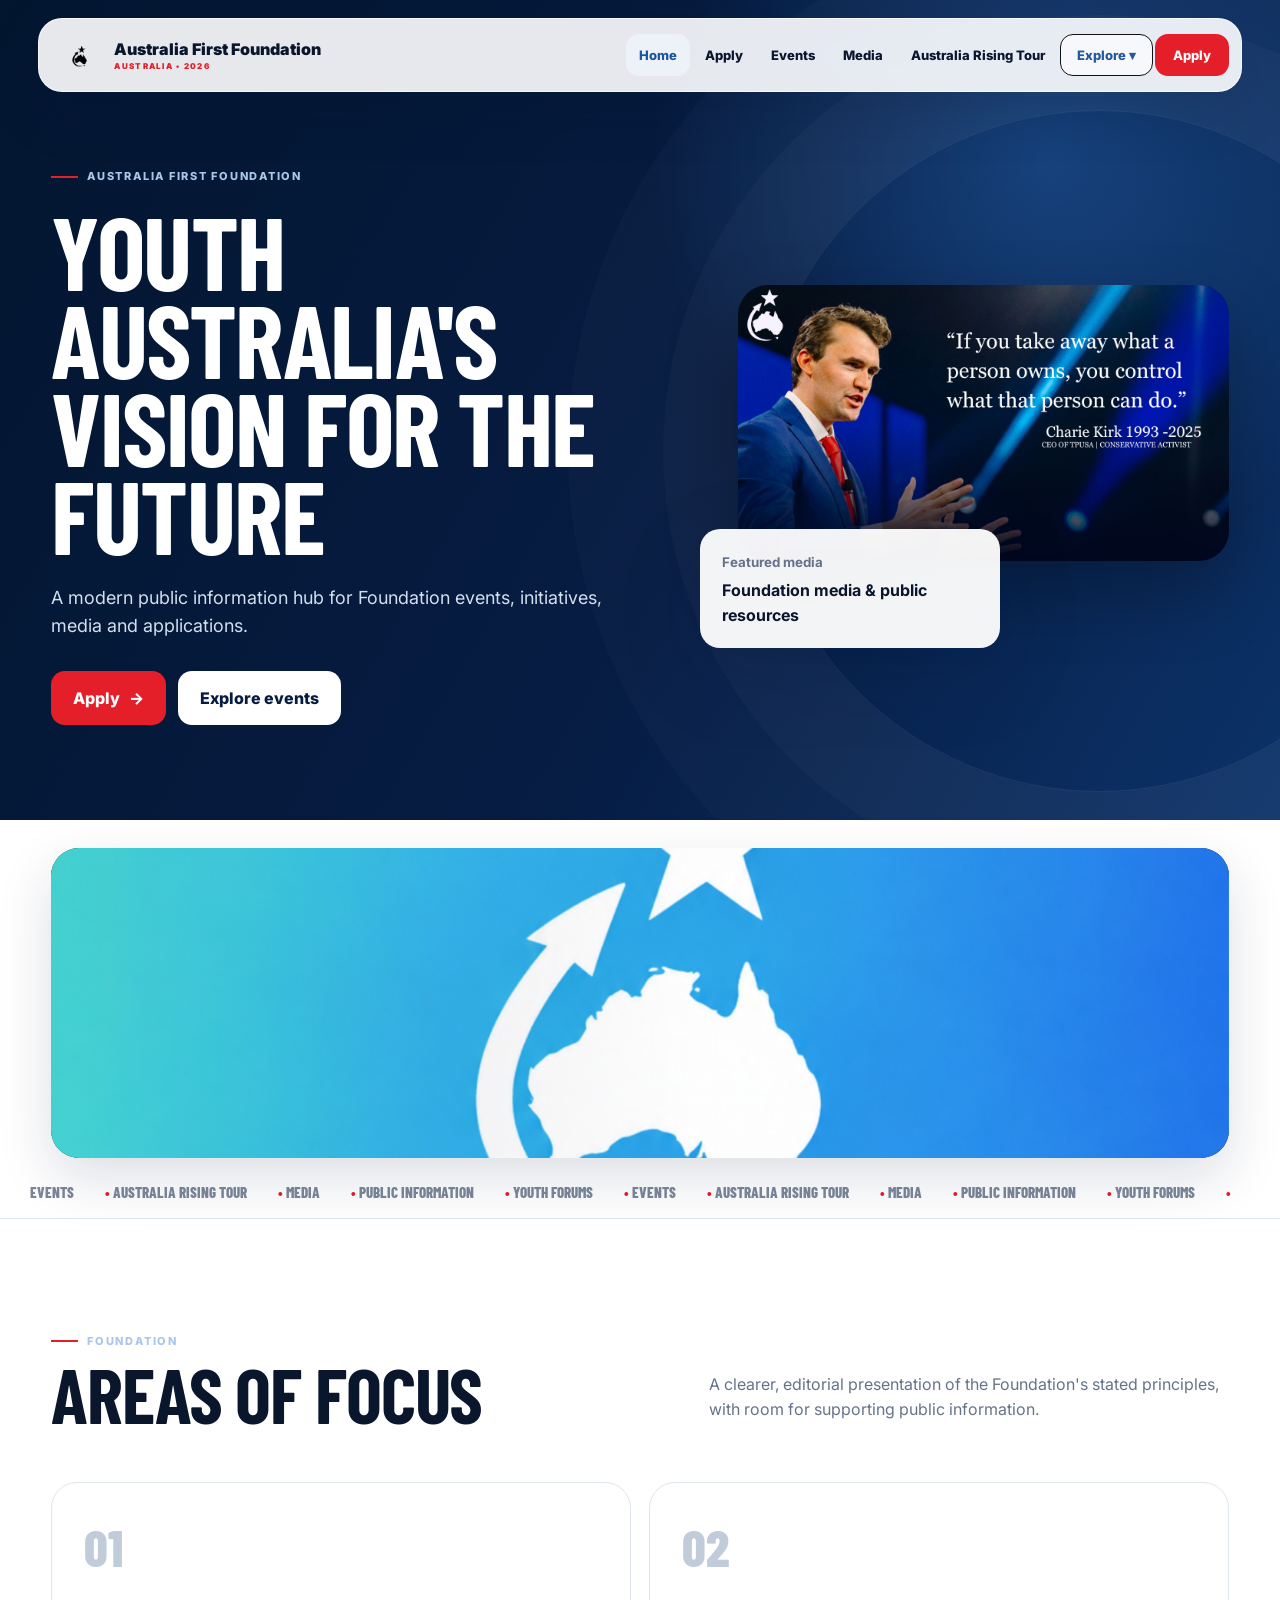
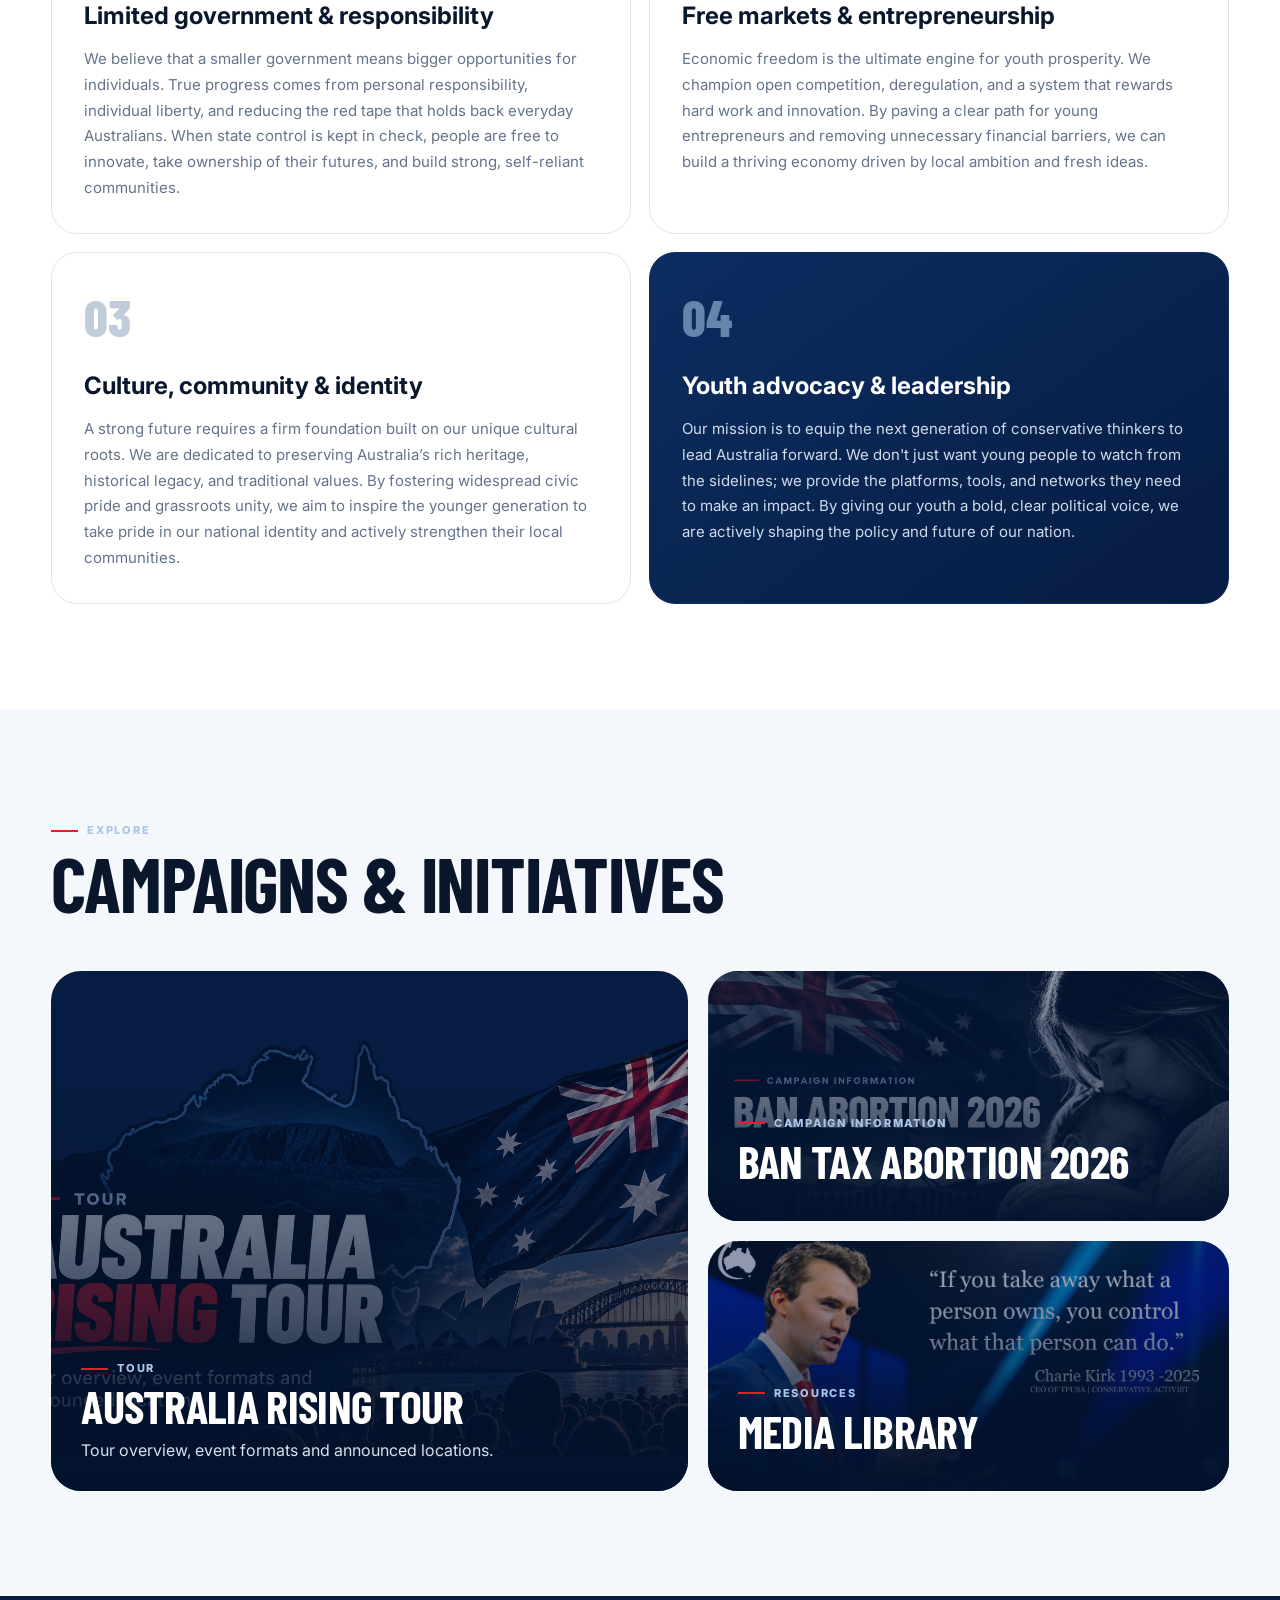
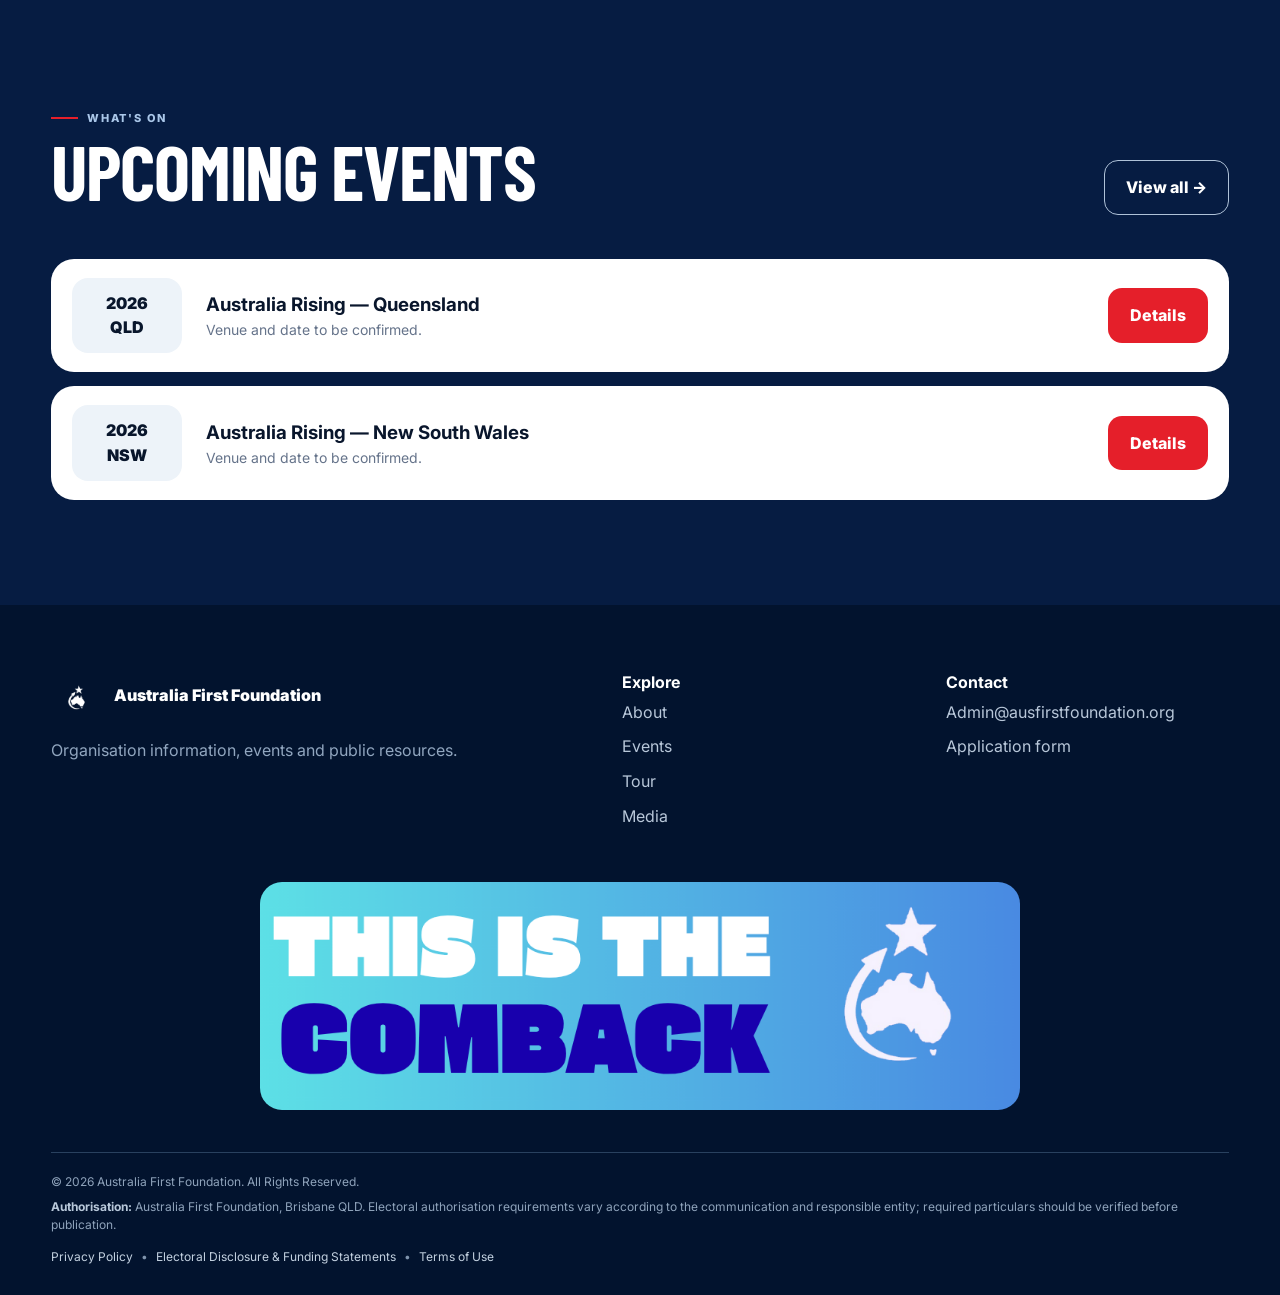
<file: index.html>
<!doctype html><html lang="en-AU"><head><meta charset="utf-8"><meta name="viewport" content="width=device-width,initial-scale=1"><meta name="theme-color" content="#061c42"><title>Home | Australia First Foundation</title><link rel="stylesheet" href="style.css"><link rel="icon" type="image/png" sizes="512x512" href="assets/favicon.png">
<link rel="shortcut icon" href="favicon.ico"></head><body><header class="site-header"><div class="nav-shell"><a class="brand" href="index.html"><img class="brand-image" src="assets/logo-black.png" alt="Australia First Foundation logo"><span class="brand-text">Australia First Foundation<small>AUSTRALIA • 2026</small></span></a><nav class="nav-links"><a class="active" href="index.html">Home</a><a class="" href="apply.html">Apply</a><a class="" href="events.html">Events</a><a class="" href="media.html">Media</a><a class="" href="tour.html">Australia Rising Tour</a><div class="mega-wrap"><button class="mega-btn">Explore ▾</button><div class="mega"><div><h4>Foundation</h4><a href="about.html">About the Foundation</a><a href="campaign.html">Campaign information</a><a href="apply.html">Applications</a></div><div><h4>What's on</h4><a href="events.html">Upcoming events</a><a href="tour.html">Australia Rising Tour</a><a href="media.html">Media & resources</a></div><a class="mega-feature" href="tour.html"><small>Featured</small><h3>Australia Rising Tour</h3><span>Tour information →</span></a></div></div><a class="primary" href="apply.html">Apply</a></nav><button class="mobile-btn" aria-label="Open menu">☰</button></div></header><main><section class="hero"><div class="wrap hero-grid"><div class="hero-copy"><span class="eyebrow">Australia First Foundation</span><h1 class="display">Youth Australia's vision for the future</h1><p>A modern public information hub for Foundation events, initiatives, media and applications.</p><div class="buttons"><a class="button red" href="apply.html">Apply <span>→</span></a><a class="button white" href="events.html">Explore events</a></div></div><div class="visual-stack"><div class="visual-main"><img src="assets/campaign-cover.png" alt="Campaign cover graphic"></div><div class="floating-note"><small>Featured media</small><strong>Foundation media & public resources</strong></div></div></div></section>
<section class="anniversary-banner"><div class="wrap"><a class="anniversary-banner-link" href="media.html" aria-label="One year of the Australia First Foundation"><img src="assets/one-year-anniversary.png" alt="One Year of the Australia First Foundation — Our People. Our Nation. Our Future."><span class="anniversary-banner-label"><small>Anniversary</small><strong>One Year of the Australia First Foundation</strong><em>View media →</em></span></a></div></section>
<div class="marquee"><div class="marquee-track"><span>Events <b>•</b> Australia Rising Tour <b>•</b> Media <b>•</b> Public information <b>•</b> Youth forums <b>•</b> Events <b>•</b> Australia Rising Tour <b>•</b> Media <b>•</b> Public information <b>•</b> Youth forums <b>•</b></span><span>Events <b>•</b> Australia Rising Tour <b>•</b> Media <b>•</b> Public information <b>•</b> Youth forums <b>•</b> Events <b>•</b> Australia Rising Tour <b>•</b> Media <b>•</b> Public information <b>•</b> Youth forums <b>•</b></span></div></div>
<section class="section"><div class="wrap reveal"><div class="section-head"><div><span class="eyebrow">Foundation</span><h2 class="display">Areas of focus</h2></div><p>A clearer, editorial presentation of the Foundation's stated principles, with room for supporting public information.</p></div><div class="cards principle-grid"><article class="card principle-card"><span class="card-num">01</span><h3>Limited government & responsibility</h3><p>We believe that a smaller government means bigger opportunities for individuals. True progress comes from personal responsibility, individual liberty, and reducing the red tape that holds back everyday Australians. When state control is kept in check, people are free to innovate, take ownership of their futures, and build strong, self-reliant communities.</p></article><article class="card principle-card"><span class="card-num">02</span><h3>Free markets & entrepreneurship</h3><p>Economic freedom is the ultimate engine for youth prosperity. We champion open competition, deregulation, and a system that rewards hard work and innovation. By paving a clear path for young entrepreneurs and removing unnecessary financial barriers, we can build a thriving economy driven by local ambition and fresh ideas.</p></article><article class="card principle-card"><span class="card-num">03</span><h3>Culture, community & identity</h3><p>A strong future requires a firm foundation built on our unique cultural roots. We are dedicated to preserving Australia’s rich heritage, historical legacy, and traditional values. By fostering widespread civic pride and grassroots unity, we aim to inspire the younger generation to take pride in our national identity and actively strengthen their local communities.</p></article><article class="card principle-card"><span class="card-num">04</span><h3>Youth advocacy & leadership</h3><p>Our mission is to equip the next generation of conservative thinkers to lead Australia forward. We don't just want young people to watch from the sidelines; we provide the platforms, tools, and networks they need to make an impact. By giving our youth a bold, clear political voice, we are actively shaping the policy and future of our nation.</p></article></div></div></section>
<section class="section soft"><div class="wrap reveal"><div class="section-head"><div><span class="eyebrow">Explore</span><h2 class="display">Campaigns & initiatives</h2></div></div><div class="editorial"><a class="story" href="tour.html"><img src="assets/australia-rising-tour.png" alt=""><div class="story-copy"><span class="eyebrow">Tour</span><h3 class="display">Australia Rising Tour</h3><p>Tour overview, event formats and announced locations.</p></div></a><div class="story-side"><a class="story small" href="campaign.html"><img src="assets/ban-abortion-2026.png" alt="BAN TAX ABORTION 2026 campaign artwork"><div class="story-copy"><span class="eyebrow">Campaign information</span><h3 class="display">BAN TAX ABORTION 2026</h3></div></a><a class="story small" href="media.html"><img src="assets/campaign-cover.png" alt=""><div class="story-copy"><span class="eyebrow">Resources</span><h3 class="display">Media library</h3></div></a></div></div></div></section>
<section class="section dark"><div class="wrap reveal"><div class="section-head"><div><span class="eyebrow">What's on</span><h2 class="display">Upcoming events</h2></div><a class="button ghost" href="events.html">View all →</a></div><div class="events"><div class="event"><div class="date">2026<br>QLD</div><div><h3>Australia Rising — Queensland</h3><p>Venue and date to be confirmed.</p></div><a class="button red" href="tour.html">Details</a></div><div class="event"><div class="date">2026<br>NSW</div><div><h3>Australia Rising — New South Wales</h3><p>Venue and date to be confirmed.</p></div><a class="button red" href="tour.html">Details</a></div></div></div></section></main><footer class="footer"><div class="wrap"><div class="footer-grid"><div><div class="brand"><img class="footer-brand-image" src="assets/logo-black.png" alt="Australia First Foundation logo"><span>Australia First Foundation</span></div><p>Organisation information, events and public resources.</p></div><div><b>Explore</b><a href="about.html">About</a><a href="events.html">Events</a><a href="tour.html">Tour</a><a href="media.html">Media</a></div><div><b>Contact</b><a href="mailto:Admin@ausfirstfoundation.org">Admin@ausfirstfoundation.org</a><a href="apply.html">Application form</a></div></div><img class="footer-comeback" src="assets/footer-comeback.png" alt="This is the comeback"><div class="legal legal-finished"><p>© 2026 Australia First Foundation. All Rights Reserved.</p><p><strong>Authorisation:</strong> Australia First Foundation, Brisbane QLD. Electoral authorisation requirements vary according to the communication and responsible entity; required particulars should be verified before publication.</p><div class="legal-links"><a href="about.html">Privacy Policy</a><span>•</span><a href="about.html">Electoral Disclosure &amp; Funding Statements</a><span>•</span><a href="about.html">Terms of Use</a></div></div></div></footer><script src="script.js"></script></body></html>
</file>
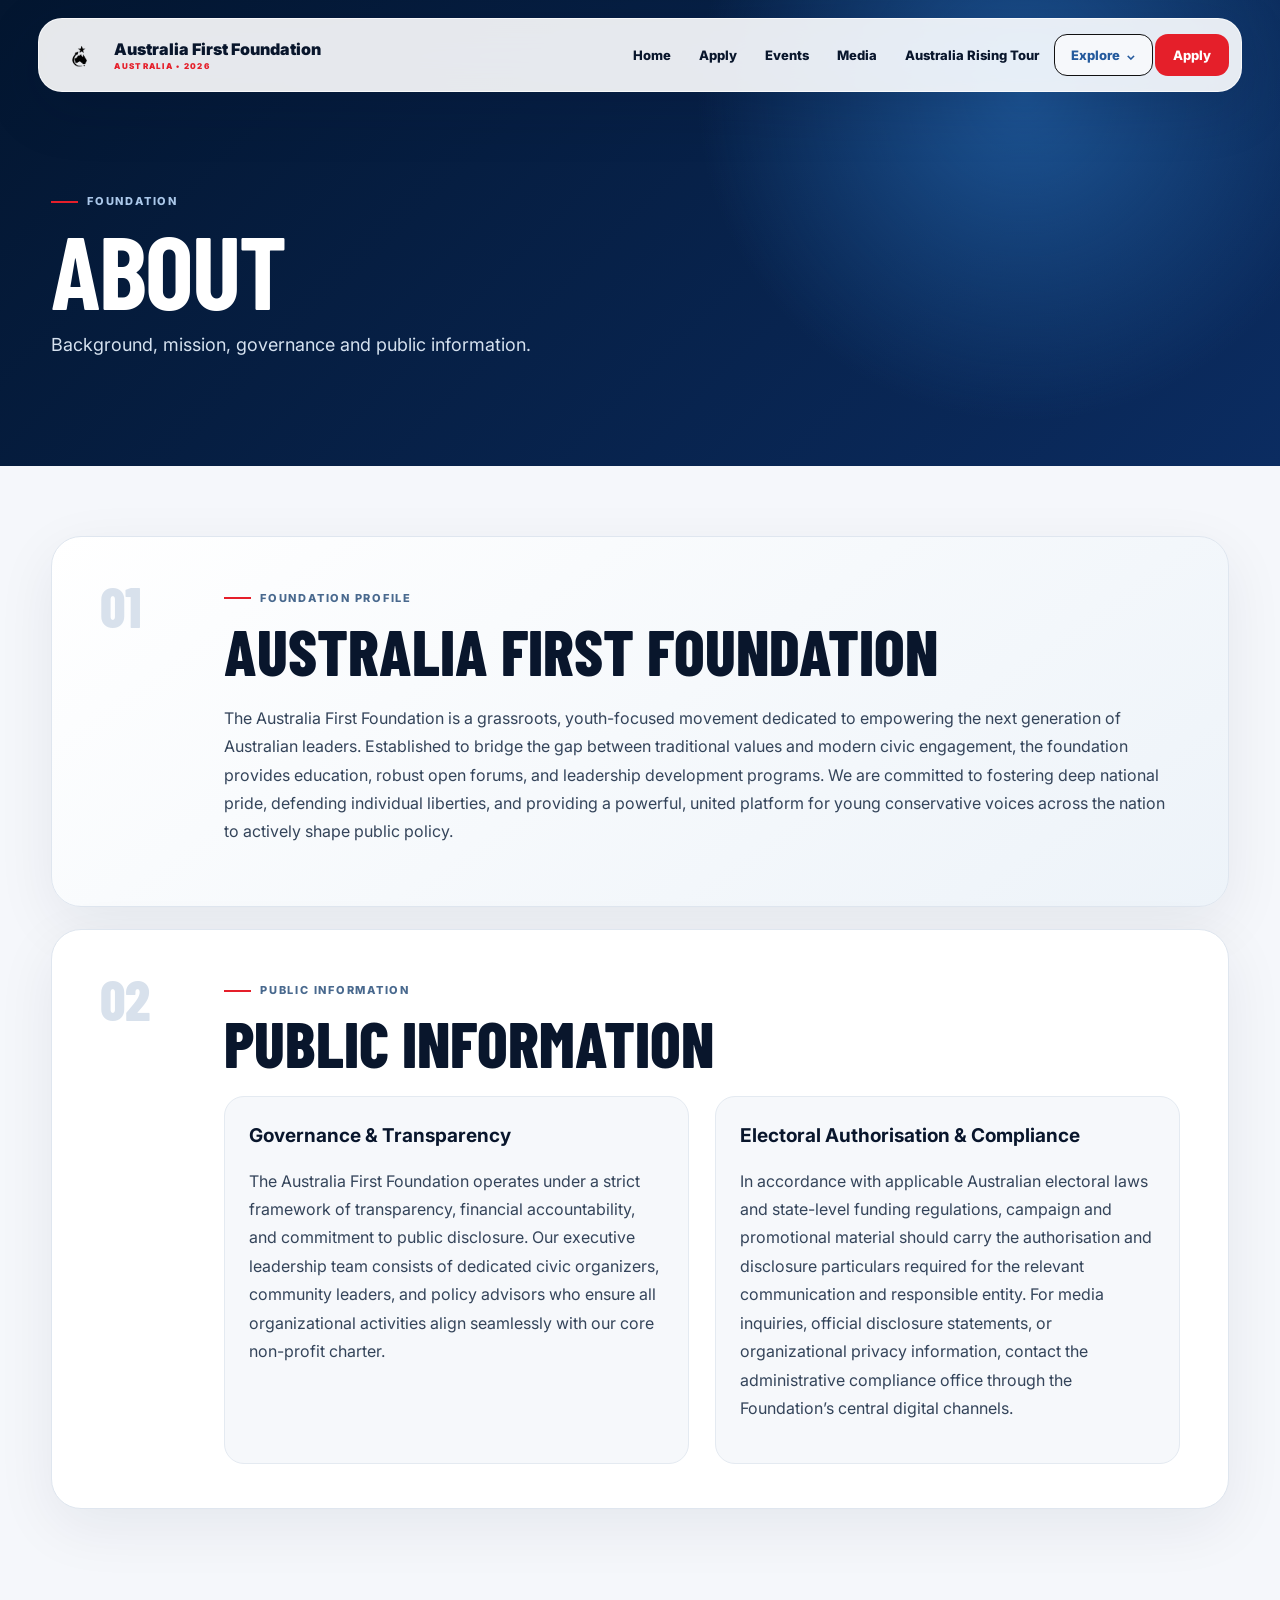
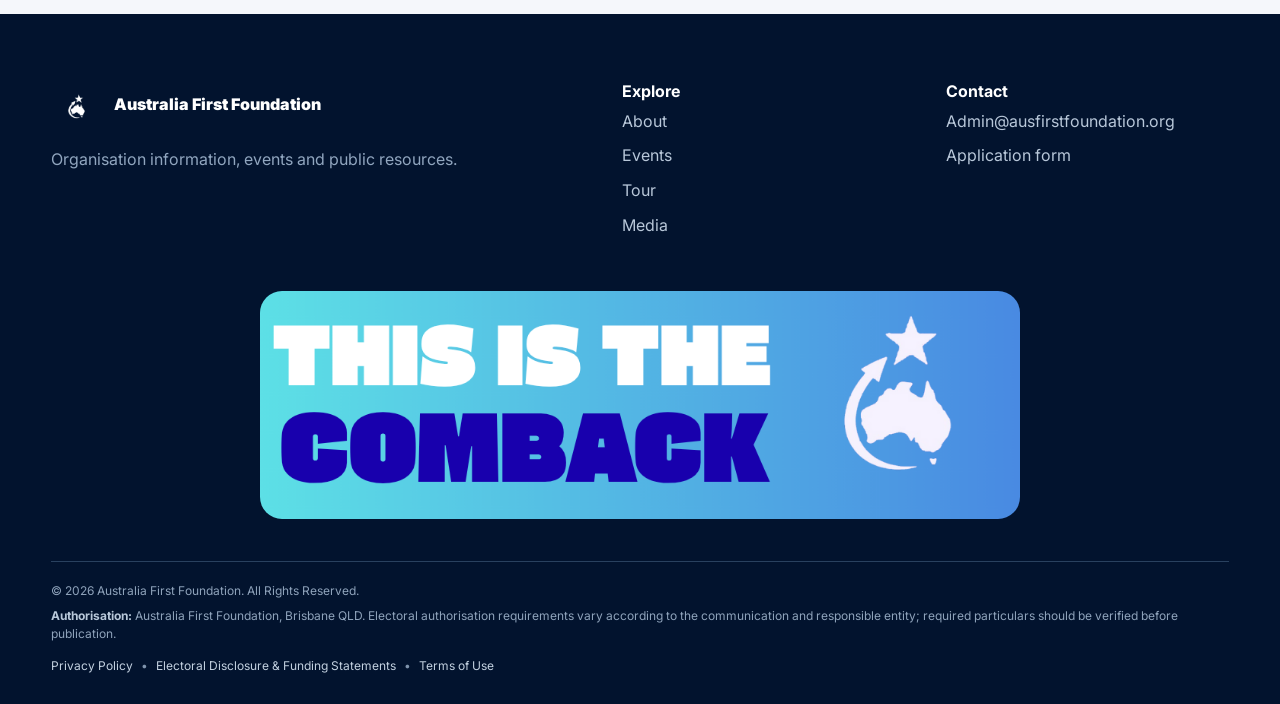
<file: about.html>
<!doctype html><html lang="en-AU"><head><meta charset="utf-8"><meta name="viewport" content="width=device-width,initial-scale=1"><meta name="theme-color" content="#061c42"><title>About | Australia First Foundation</title><link rel="stylesheet" href="style.css"><link rel="icon" type="image/png" sizes="512x512" href="assets/favicon.png">
<link rel="shortcut icon" href="favicon.ico"></head><body><header class="site-header"><div class="nav-shell"><a class="brand" href="index.html"><img class="brand-image" src="assets/logo-black.png" alt="Australia First Foundation logo"><span class="brand-text">Australia First Foundation<small>AUSTRALIA • 2026</small></span></a><nav class="nav-links"><a href="index.html">Home</a><a href="apply.html">Apply</a><a href="events.html">Events</a><a href="media.html">Media</a><a href="tour.html">Australia Rising Tour</a><div class="mega-wrap"><button class="mega-btn" aria-expanded="false">Explore <span class="chev">⌄</span></button><div class="mega"><div class="mega-column"><h4>Foundation</h4><a href="about.html"><span>About the Foundation</span><small>Mission, governance &amp; public information</small></a><a href="campaign.html"><span>Campaign information</span><small>Position, references &amp; updates</small></a><a href="apply.html"><span>Applications</span><small>Get involved with the Foundation</small></a></div><div class="mega-column"><h4>What's on</h4><a href="events.html"><span>Upcoming events</span><small>Dates and event information</small></a><a href="tour.html"><span>Australia Rising Tour</span><small>Tour overview and locations</small></a><a href="media.html"><span>Media &amp; resources</span><small>Foundation media library</small></a></div><a class="mega-feature" href="tour.html"><small class="feature-kicker">Featured</small><h3>Australia Rising Tour</h3><p>Tour overview, event formats and announced locations.</p><span class="feature-link">Tour information <b>→</b></span></a></div></div><a class="primary" href="apply.html">Apply</a></nav><button class="mobile-btn" aria-label="Open menu">☰</button></div></header><main><section class="page-hero"><div class="wrap"><span class="eyebrow">Foundation</span><h1 class="display">About</h1><p>Background, mission, governance and public information.</p></div></section><section class="section content-section"><div class="wrap page-content-stack reveal">
<article class="content-block content-block-lead"><div class="content-number">01</div><div class="content-copy"><span class="eyebrow dark-eye">Foundation profile</span><h2>Australia First Foundation</h2><p>The Australia First Foundation is a grassroots, youth-focused movement dedicated to empowering the next generation of Australian leaders. Established to bridge the gap between traditional values and modern civic engagement, the foundation provides education, robust open forums, and leadership development programs. We are committed to fostering deep national pride, defending individual liberties, and providing a powerful, united platform for young conservative voices across the nation to actively shape public policy.</p></div></article>
<article class="content-block"><div class="content-number">02</div><div class="content-copy"><span class="eyebrow dark-eye">Public information</span><h2>Public information</h2><div class="content-subgrid"><div><h3>Governance &amp; Transparency</h3><p>The Australia First Foundation operates under a strict framework of transparency, financial accountability, and commitment to public disclosure. Our executive leadership team consists of dedicated civic organizers, community leaders, and policy advisors who ensure all organizational activities align seamlessly with our core non-profit charter.</p></div><div><h3>Electoral Authorisation &amp; Compliance</h3><p>In accordance with applicable Australian electoral laws and state-level funding regulations, campaign and promotional material should carry the authorisation and disclosure particulars required for the relevant communication and responsible entity. For media inquiries, official disclosure statements, or organizational privacy information, contact the administrative compliance office through the Foundation’s central digital channels.</p></div></div></div></article>
</div></section></main><footer class="footer"><div class="wrap"><div class="footer-grid"><div><div class="brand"><img class="footer-brand-image" src="assets/logo-black.png" alt="Australia First Foundation logo"><span>Australia First Foundation</span></div><p>Organisation information, events and public resources.</p></div><div><b>Explore</b><a href="about.html">About</a><a href="events.html">Events</a><a href="tour.html">Tour</a><a href="media.html">Media</a></div><div><b>Contact</b><a href="mailto:Admin@ausfirstfoundation.org">Admin@ausfirstfoundation.org</a><a href="apply.html">Application form</a></div></div><img class="footer-comeback" src="assets/footer-comeback.png" alt="This is the comeback"><div class="legal legal-finished"><p>© 2026 Australia First Foundation. All Rights Reserved.</p><p><strong>Authorisation:</strong> Australia First Foundation, Brisbane QLD. Electoral authorisation requirements vary according to the communication and responsible entity; required particulars should be verified before publication.</p><div class="legal-links"><a href="about.html">Privacy Policy</a><span>•</span><a href="about.html">Electoral Disclosure &amp; Funding Statements</a><span>•</span><a href="about.html">Terms of Use</a></div></div></div></footer><script src="script.js"></script></body></html>
</file>
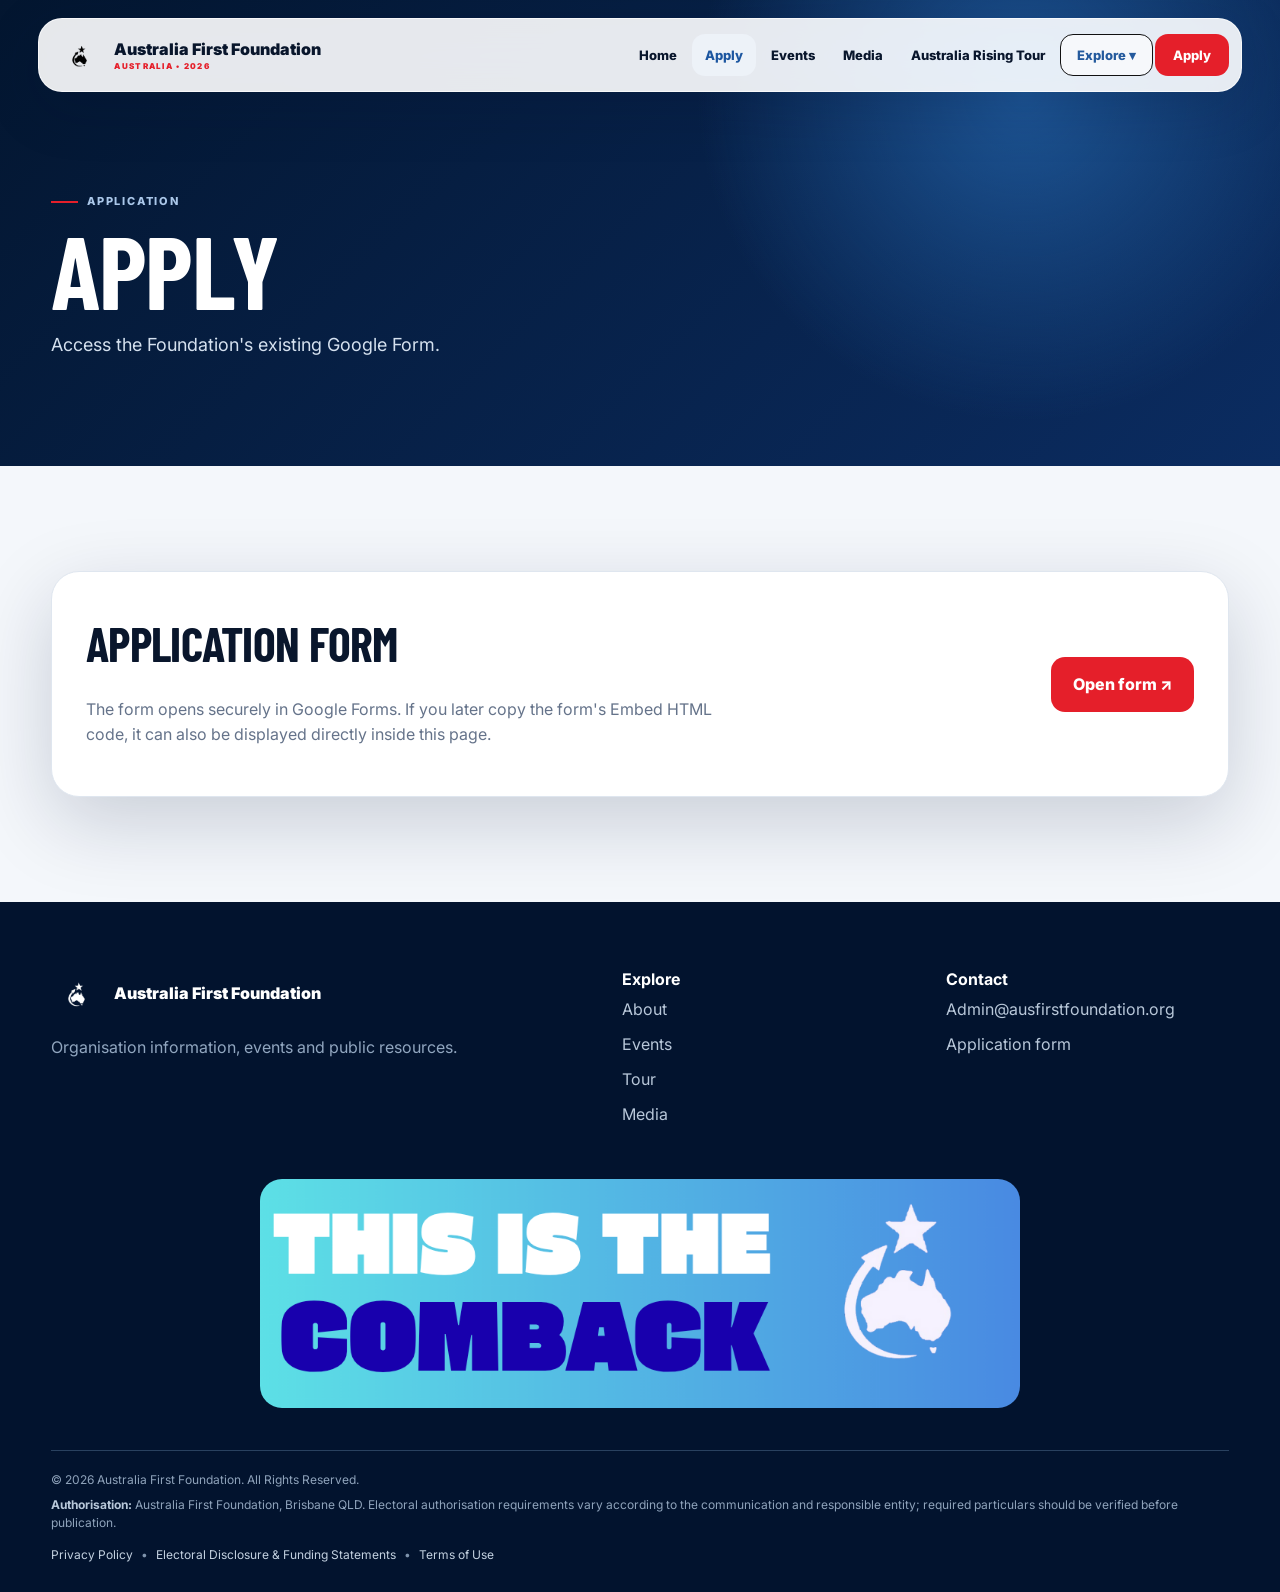
<file: apply.html>
<!doctype html><html lang="en-AU"><head><meta charset="utf-8"><meta name="viewport" content="width=device-width,initial-scale=1"><meta name="theme-color" content="#061c42"><title>Apply | Australia First Foundation</title><link rel="stylesheet" href="style.css"><link rel="icon" type="image/png" sizes="512x512" href="assets/favicon.png">
<link rel="shortcut icon" href="favicon.ico"></head><body><header class="site-header"><div class="nav-shell"><a class="brand" href="index.html"><img class="brand-image" src="assets/logo-black.png" alt="Australia First Foundation logo"><span class="brand-text">Australia First Foundation<small>AUSTRALIA • 2026</small></span></a><nav class="nav-links"><a class="" href="index.html">Home</a><a class="active" href="apply.html">Apply</a><a class="" href="events.html">Events</a><a class="" href="media.html">Media</a><a class="" href="tour.html">Australia Rising Tour</a><div class="mega-wrap"><button class="mega-btn">Explore ▾</button><div class="mega"><div><h4>Foundation</h4><a href="about.html">About the Foundation</a><a href="campaign.html">Campaign information</a><a href="apply.html">Applications</a></div><div><h4>What's on</h4><a href="events.html">Upcoming events</a><a href="tour.html">Australia Rising Tour</a><a href="media.html">Media & resources</a></div><a class="mega-feature" href="tour.html"><small>Featured</small><h3>Australia Rising Tour</h3><span>Tour information →</span></a></div></div><a class="primary" href="apply.html">Apply</a></nav><button class="mobile-btn" aria-label="Open menu">☰</button></div></header><main><section class="page-hero"><div class="wrap"><span class="eyebrow">Application</span><h1 class="display">Apply</h1><p>Access the Foundation's existing Google Form.</p></div></section><section class="section soft"><div class="wrap reveal"><div class="form-card"><div><h2 class="display">Application form</h2><p>The form opens securely in Google Forms. If you later copy the form's Embed HTML code, it can also be displayed directly inside this page.</p></div><a class="button red" href="https://forms.gle/5KbFJSu7LiVPnFjL6" target="_blank" rel="noopener">Open form ↗</a></div></div></section></main><footer class="footer"><div class="wrap"><div class="footer-grid"><div><div class="brand"><img class="footer-brand-image" src="assets/logo-black.png" alt="Australia First Foundation logo"><span>Australia First Foundation</span></div><p>Organisation information, events and public resources.</p></div><div><b>Explore</b><a href="about.html">About</a><a href="events.html">Events</a><a href="tour.html">Tour</a><a href="media.html">Media</a></div><div><b>Contact</b><a href="mailto:Admin@ausfirstfoundation.org">Admin@ausfirstfoundation.org</a><a href="apply.html">Application form</a></div></div><img class="footer-comeback" src="assets/footer-comeback.png" alt="This is the comeback"><div class="legal legal-finished"><p>© 2026 Australia First Foundation. All Rights Reserved.</p><p><strong>Authorisation:</strong> Australia First Foundation, Brisbane QLD. Electoral authorisation requirements vary according to the communication and responsible entity; required particulars should be verified before publication.</p><div class="legal-links"><a href="about.html">Privacy Policy</a><span>•</span><a href="about.html">Electoral Disclosure &amp; Funding Statements</a><span>•</span><a href="about.html">Terms of Use</a></div></div></div></footer><script src="script.js"></script></body></html>
</file>
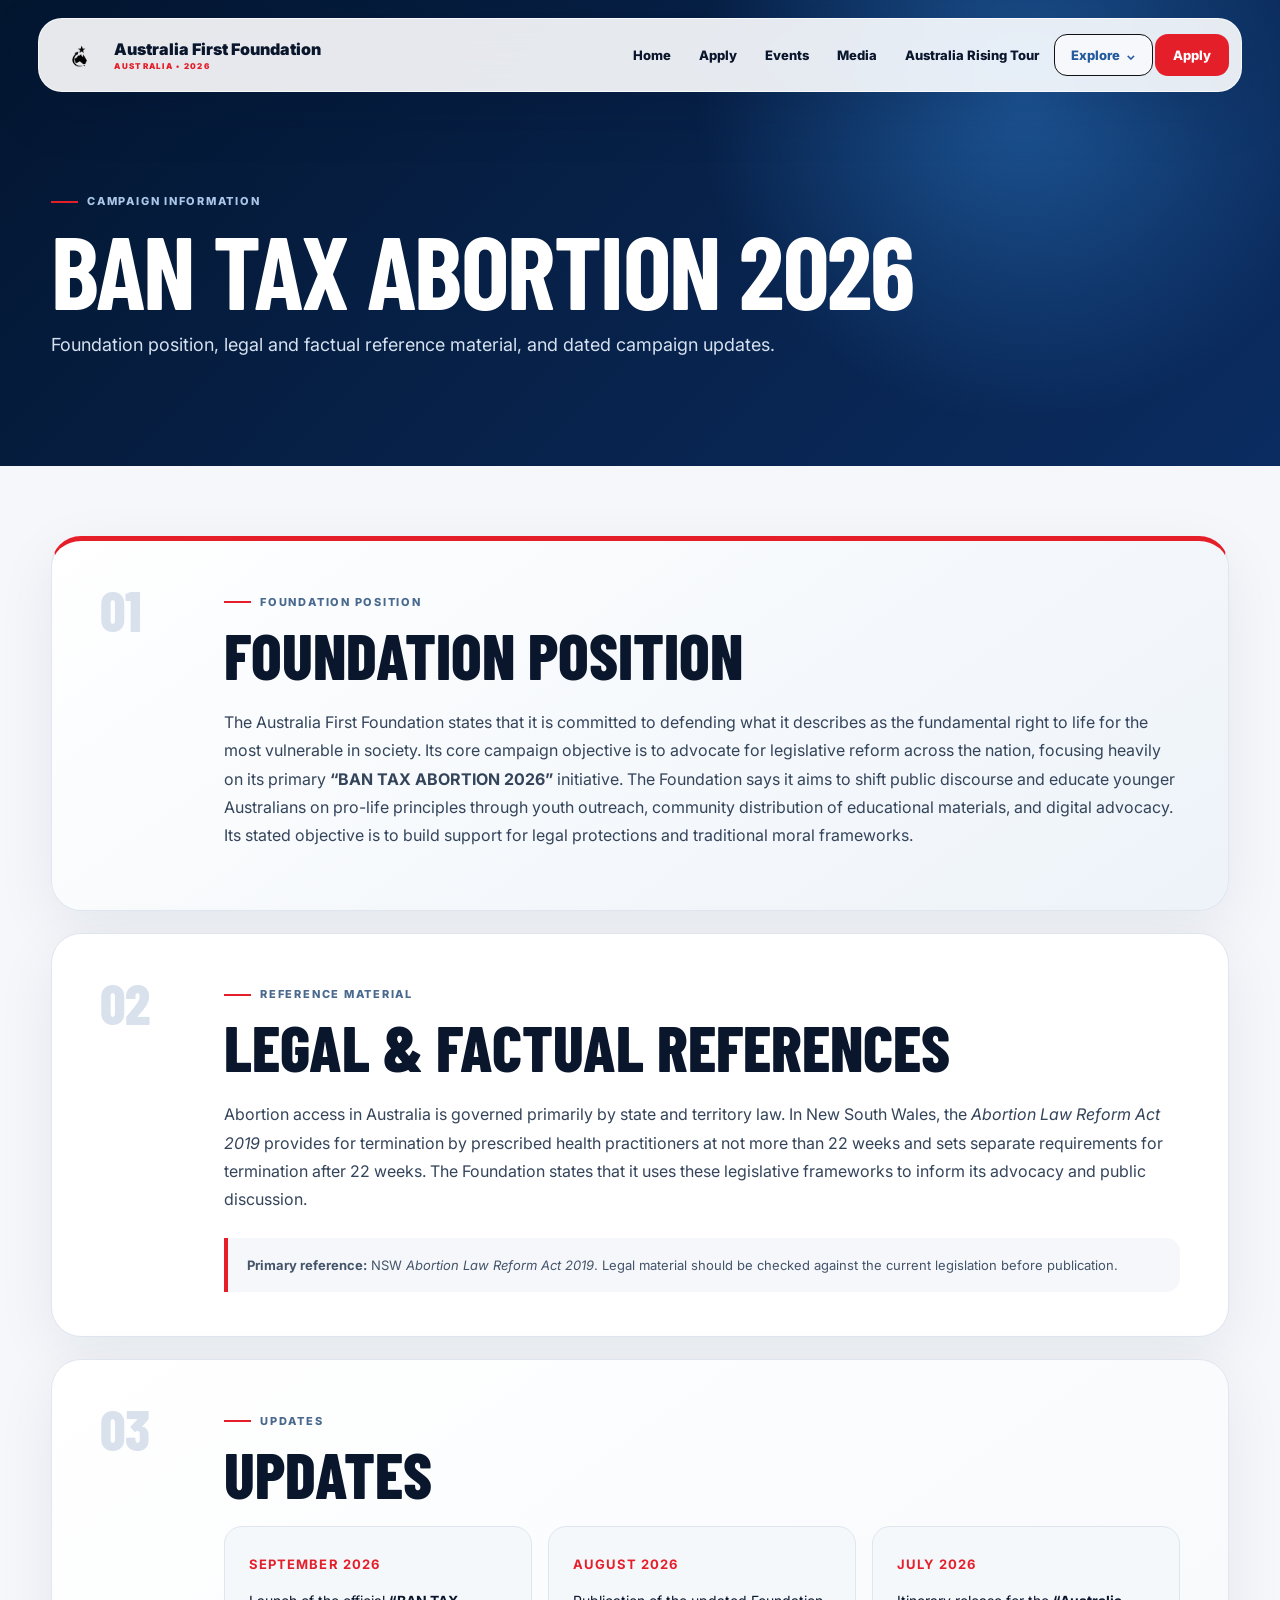
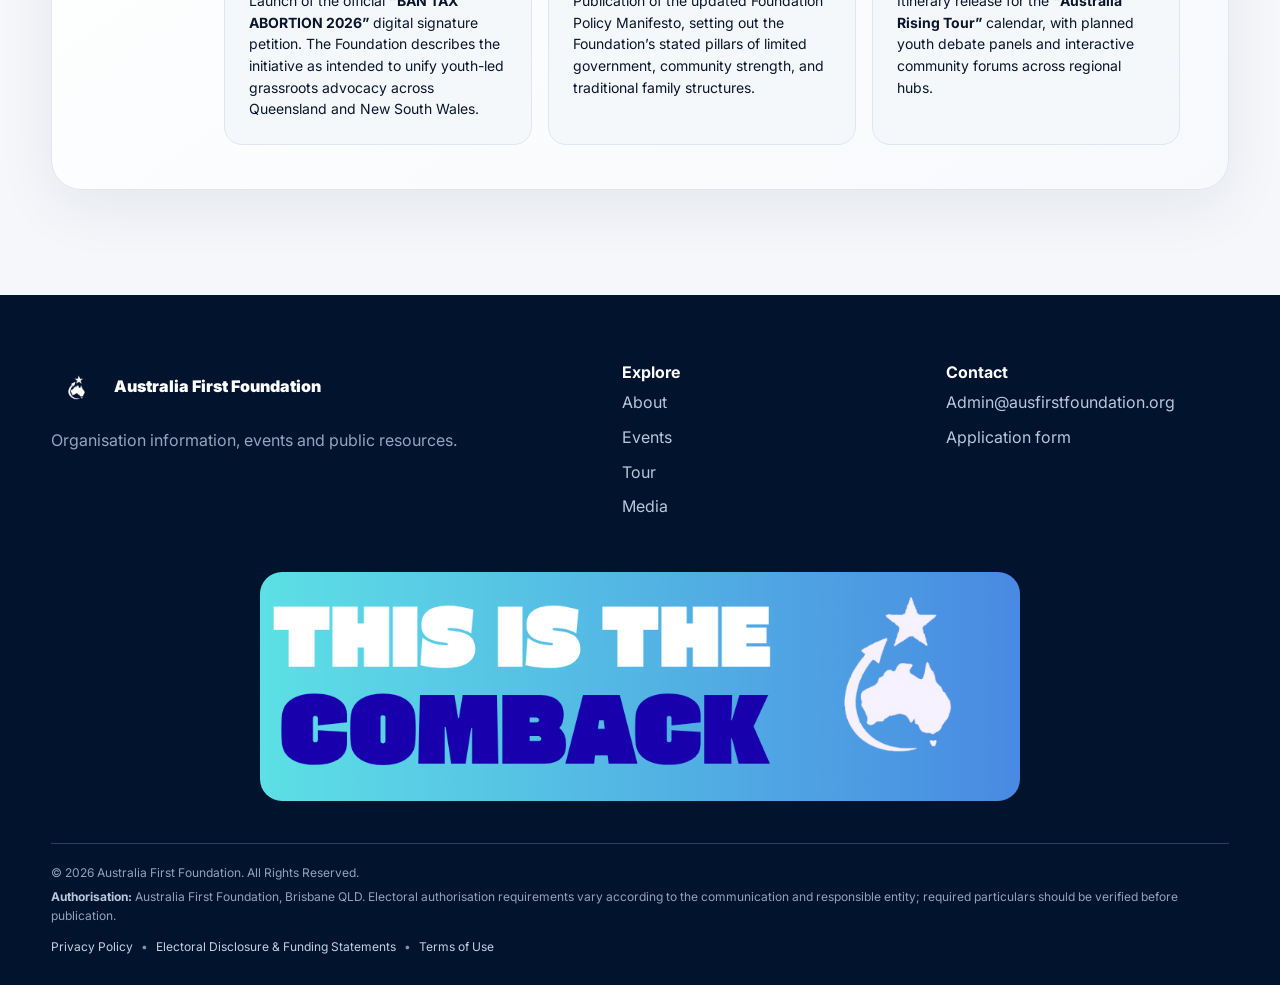
<file: campaign.html>
<!doctype html><html lang="en-AU"><head><meta charset="utf-8"><meta name="viewport" content="width=device-width,initial-scale=1"><meta name="theme-color" content="#061c42"><title>Campaign information | Australia First Foundation</title><link rel="stylesheet" href="style.css"><link rel="icon" type="image/png" sizes="512x512" href="assets/favicon.png">
<link rel="shortcut icon" href="favicon.ico"></head><body><header class="site-header"><div class="nav-shell"><a class="brand" href="index.html"><img class="brand-image" src="assets/logo-black.png" alt="Australia First Foundation logo"><span class="brand-text">Australia First Foundation<small>AUSTRALIA • 2026</small></span></a><nav class="nav-links"><a href="index.html">Home</a><a href="apply.html">Apply</a><a href="events.html">Events</a><a href="media.html">Media</a><a href="tour.html">Australia Rising Tour</a><div class="mega-wrap"><button class="mega-btn" aria-expanded="false">Explore <span class="chev">⌄</span></button><div class="mega"><div class="mega-column"><h4>Foundation</h4><a href="about.html"><span>About the Foundation</span><small>Mission, governance &amp; public information</small></a><a href="campaign.html"><span>Campaign information</span><small>Position, references &amp; updates</small></a><a href="apply.html"><span>Applications</span><small>Get involved with the Foundation</small></a></div><div class="mega-column"><h4>What's on</h4><a href="events.html"><span>Upcoming events</span><small>Dates and event information</small></a><a href="tour.html"><span>Australia Rising Tour</span><small>Tour overview and locations</small></a><a href="media.html"><span>Media &amp; resources</span><small>Foundation media library</small></a></div><a class="mega-feature" href="tour.html"><small class="feature-kicker">Featured</small><h3>Australia Rising Tour</h3><p>Tour overview, event formats and announced locations.</p><span class="feature-link">Tour information <b>→</b></span></a></div></div><a class="primary" href="apply.html">Apply</a></nav><button class="mobile-btn" aria-label="Open menu">☰</button></div></header><main><section class="page-hero"><div class="wrap"><span class="eyebrow">Campaign information</span><h1 class="display">BAN TAX ABORTION 2026</h1><p>Foundation position, legal and factual reference material, and dated campaign updates.</p></div></section><section class="section content-section"><div class="wrap page-content-stack reveal">
<article class="content-block content-block-lead campaign-accent"><div class="content-number">01</div><div class="content-copy"><span class="eyebrow dark-eye">Foundation position</span><h2>Foundation position</h2><p>The Australia First Foundation states that it is committed to defending what it describes as the fundamental right to life for the most vulnerable in society. Its core campaign objective is to advocate for legislative reform across the nation, focusing heavily on its primary <strong>“BAN TAX ABORTION 2026”</strong> initiative. The Foundation says it aims to shift public discourse and educate younger Australians on pro-life principles through youth outreach, community distribution of educational materials, and digital advocacy. Its stated objective is to build support for legal protections and traditional moral frameworks.</p></div></article>
<article class="content-block"><div class="content-number">02</div><div class="content-copy"><span class="eyebrow dark-eye">Reference material</span><h2>Legal &amp; factual references</h2><p>Abortion access in Australia is governed primarily by state and territory law. In New South Wales, the <em>Abortion Law Reform Act 2019</em> provides for termination by prescribed health practitioners at not more than 22 weeks and sets separate requirements for termination after 22 weeks. The Foundation states that it uses these legislative frameworks to inform its advocacy and public discussion.</p><div class="source-note"><strong>Primary reference:</strong> NSW <em>Abortion Law Reform Act 2019</em>. Legal material should be checked against the current legislation before publication.</div></div></article>
<article class="content-block updates-block"><div class="content-number">03</div><div class="content-copy"><span class="eyebrow dark-eye">Updates</span><h2>Updates</h2><div class="timeline timeline-wide"><div><b>September 2026</b><p>Launch of the official <strong>“BAN TAX ABORTION 2026”</strong> digital signature petition. The Foundation describes the initiative as intended to unify youth-led grassroots advocacy across Queensland and New South Wales.</p></div><div><b>August 2026</b><p>Publication of the updated Foundation Policy Manifesto, setting out the Foundation’s stated pillars of limited government, community strength, and traditional family structures.</p></div><div><b>July 2026</b><p>Itinerary release for the <strong>“Australia Rising Tour”</strong> calendar, with planned youth debate panels and interactive community forums across regional hubs.</p></div></div></div></article>
</div></section></main><footer class="footer"><div class="wrap"><div class="footer-grid"><div><div class="brand"><img class="footer-brand-image" src="assets/logo-black.png" alt="Australia First Foundation logo"><span>Australia First Foundation</span></div><p>Organisation information, events and public resources.</p></div><div><b>Explore</b><a href="about.html">About</a><a href="events.html">Events</a><a href="tour.html">Tour</a><a href="media.html">Media</a></div><div><b>Contact</b><a href="mailto:Admin@ausfirstfoundation.org">Admin@ausfirstfoundation.org</a><a href="apply.html">Application form</a></div></div><img class="footer-comeback" src="assets/footer-comeback.png" alt="This is the comeback"><div class="legal legal-finished"><p>© 2026 Australia First Foundation. All Rights Reserved.</p><p><strong>Authorisation:</strong> Australia First Foundation, Brisbane QLD. Electoral authorisation requirements vary according to the communication and responsible entity; required particulars should be verified before publication.</p><div class="legal-links"><a href="about.html">Privacy Policy</a><span>•</span><a href="about.html">Electoral Disclosure &amp; Funding Statements</a><span>•</span><a href="about.html">Terms of Use</a></div></div></div></footer><script src="script.js"></script></body></html>
</file>
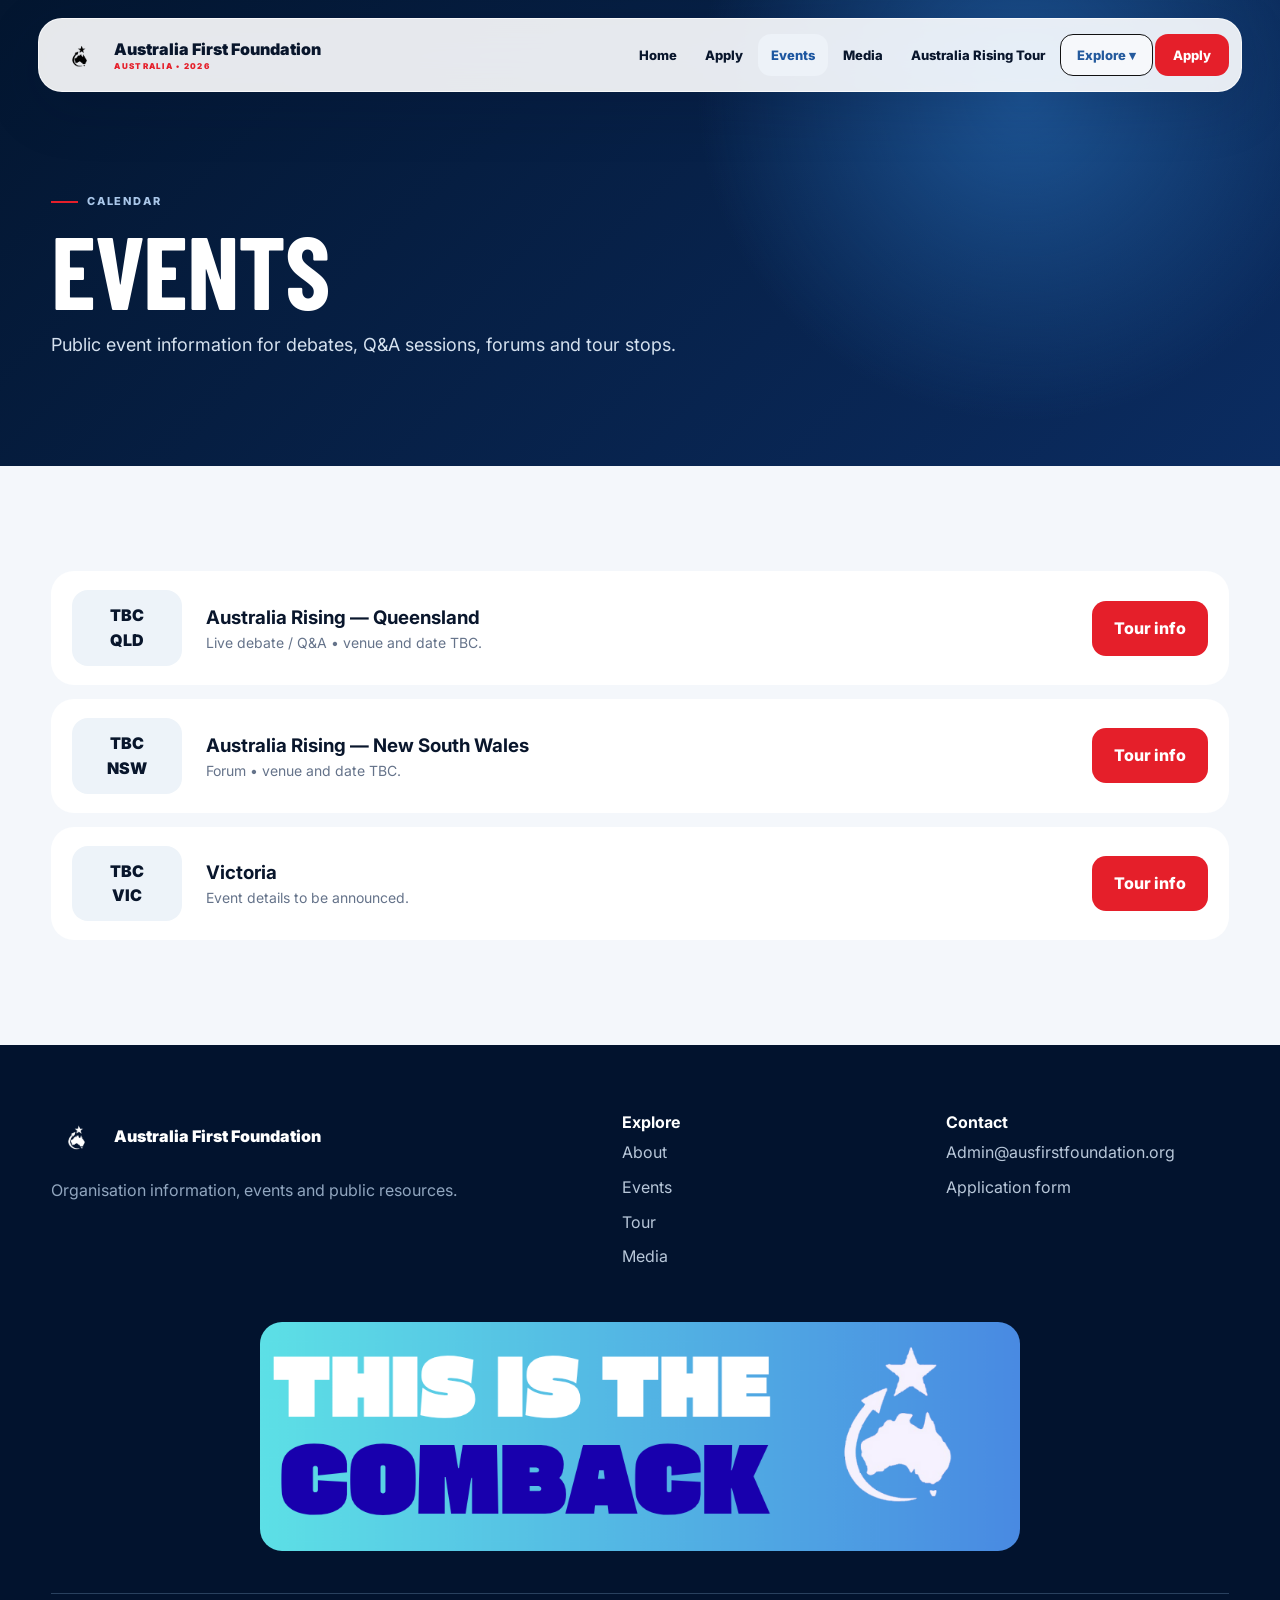
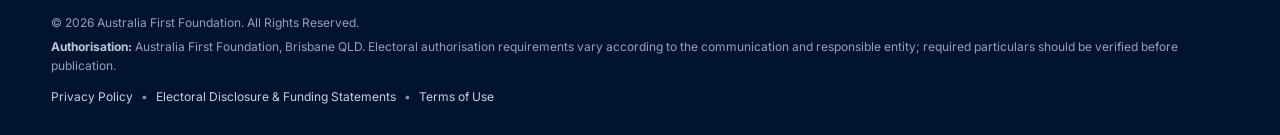
<file: events.html>
<!doctype html><html lang="en-AU"><head><meta charset="utf-8"><meta name="viewport" content="width=device-width,initial-scale=1"><meta name="theme-color" content="#061c42"><title>Events | Australia First Foundation</title><link rel="stylesheet" href="style.css"><link rel="icon" type="image/png" sizes="512x512" href="assets/favicon.png">
<link rel="shortcut icon" href="favicon.ico"></head><body><header class="site-header"><div class="nav-shell"><a class="brand" href="index.html"><img class="brand-image" src="assets/logo-black.png" alt="Australia First Foundation logo"><span class="brand-text">Australia First Foundation<small>AUSTRALIA • 2026</small></span></a><nav class="nav-links"><a class="" href="index.html">Home</a><a class="" href="apply.html">Apply</a><a class="active" href="events.html">Events</a><a class="" href="media.html">Media</a><a class="" href="tour.html">Australia Rising Tour</a><div class="mega-wrap"><button class="mega-btn">Explore ▾</button><div class="mega"><div><h4>Foundation</h4><a href="about.html">About the Foundation</a><a href="campaign.html">Campaign information</a><a href="apply.html">Applications</a></div><div><h4>What's on</h4><a href="events.html">Upcoming events</a><a href="tour.html">Australia Rising Tour</a><a href="media.html">Media & resources</a></div><a class="mega-feature" href="tour.html"><small>Featured</small><h3>Australia Rising Tour</h3><span>Tour information →</span></a></div></div><a class="primary" href="apply.html">Apply</a></nav><button class="mobile-btn" aria-label="Open menu">☰</button></div></header><main><section class="page-hero"><div class="wrap"><span class="eyebrow">Calendar</span><h1 class="display">Events</h1><p>Public event information for debates, Q&A sessions, forums and tour stops.</p></div></section><section class="section soft"><div class="wrap events reveal"><div class="event"><div class="date">TBC<br>QLD</div><div><h3>Australia Rising — Queensland</h3><p>Live debate / Q&A • venue and date TBC.</p></div><a class="button red" href="tour.html">Tour info</a></div><div class="event"><div class="date">TBC<br>NSW</div><div><h3>Australia Rising — New South Wales</h3><p>Forum • venue and date TBC.</p></div><a class="button red" href="tour.html">Tour info</a></div><div class="event"><div class="date">TBC<br>VIC</div><div><h3>Victoria</h3><p>Event details to be announced.</p></div><a class="button red" href="tour.html">Tour info</a></div></div></section></main><footer class="footer"><div class="wrap"><div class="footer-grid"><div><div class="brand"><img class="footer-brand-image" src="assets/logo-black.png" alt="Australia First Foundation logo"><span>Australia First Foundation</span></div><p>Organisation information, events and public resources.</p></div><div><b>Explore</b><a href="about.html">About</a><a href="events.html">Events</a><a href="tour.html">Tour</a><a href="media.html">Media</a></div><div><b>Contact</b><a href="mailto:Admin@ausfirstfoundation.org">Admin@ausfirstfoundation.org</a><a href="apply.html">Application form</a></div></div><img class="footer-comeback" src="assets/footer-comeback.png" alt="This is the comeback"><div class="legal legal-finished"><p>© 2026 Australia First Foundation. All Rights Reserved.</p><p><strong>Authorisation:</strong> Australia First Foundation, Brisbane QLD. Electoral authorisation requirements vary according to the communication and responsible entity; required particulars should be verified before publication.</p><div class="legal-links"><a href="about.html">Privacy Policy</a><span>•</span><a href="about.html">Electoral Disclosure &amp; Funding Statements</a><span>•</span><a href="about.html">Terms of Use</a></div></div></div></footer><script src="script.js"></script></body></html>
</file>
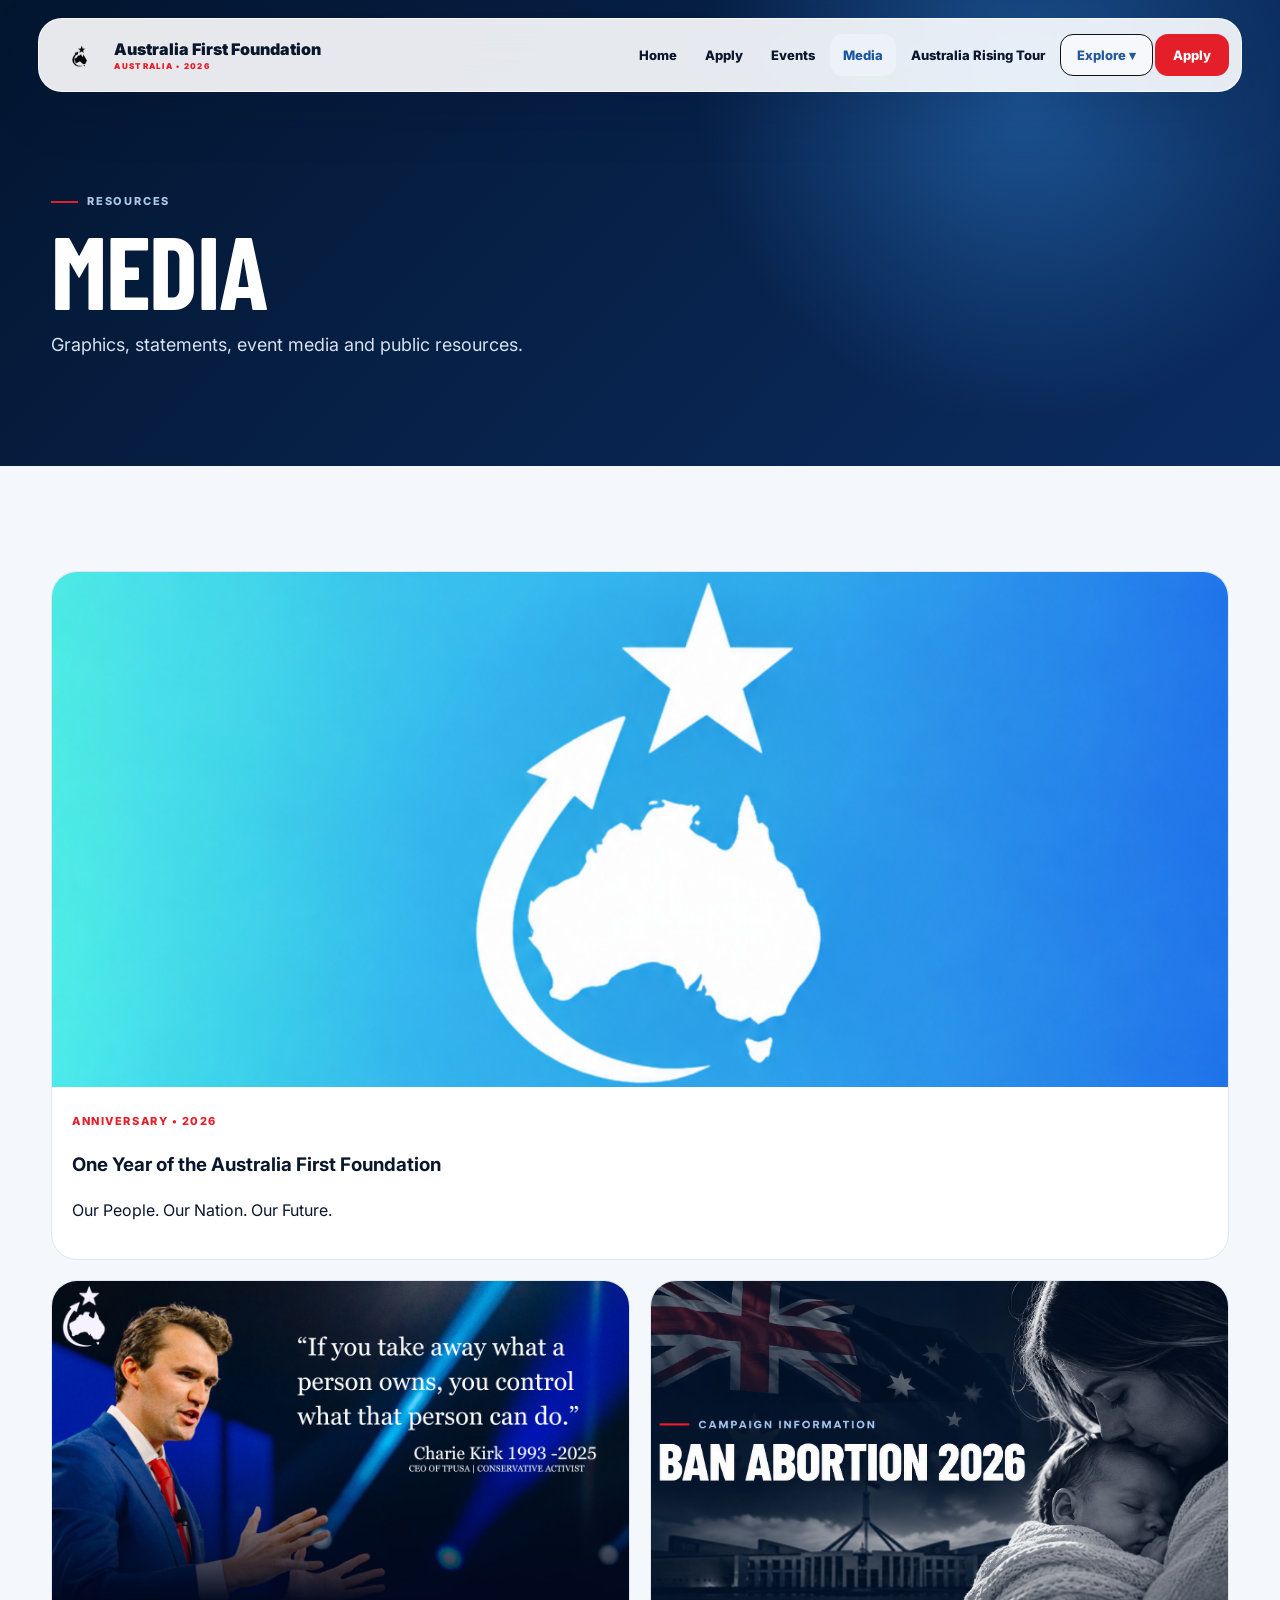
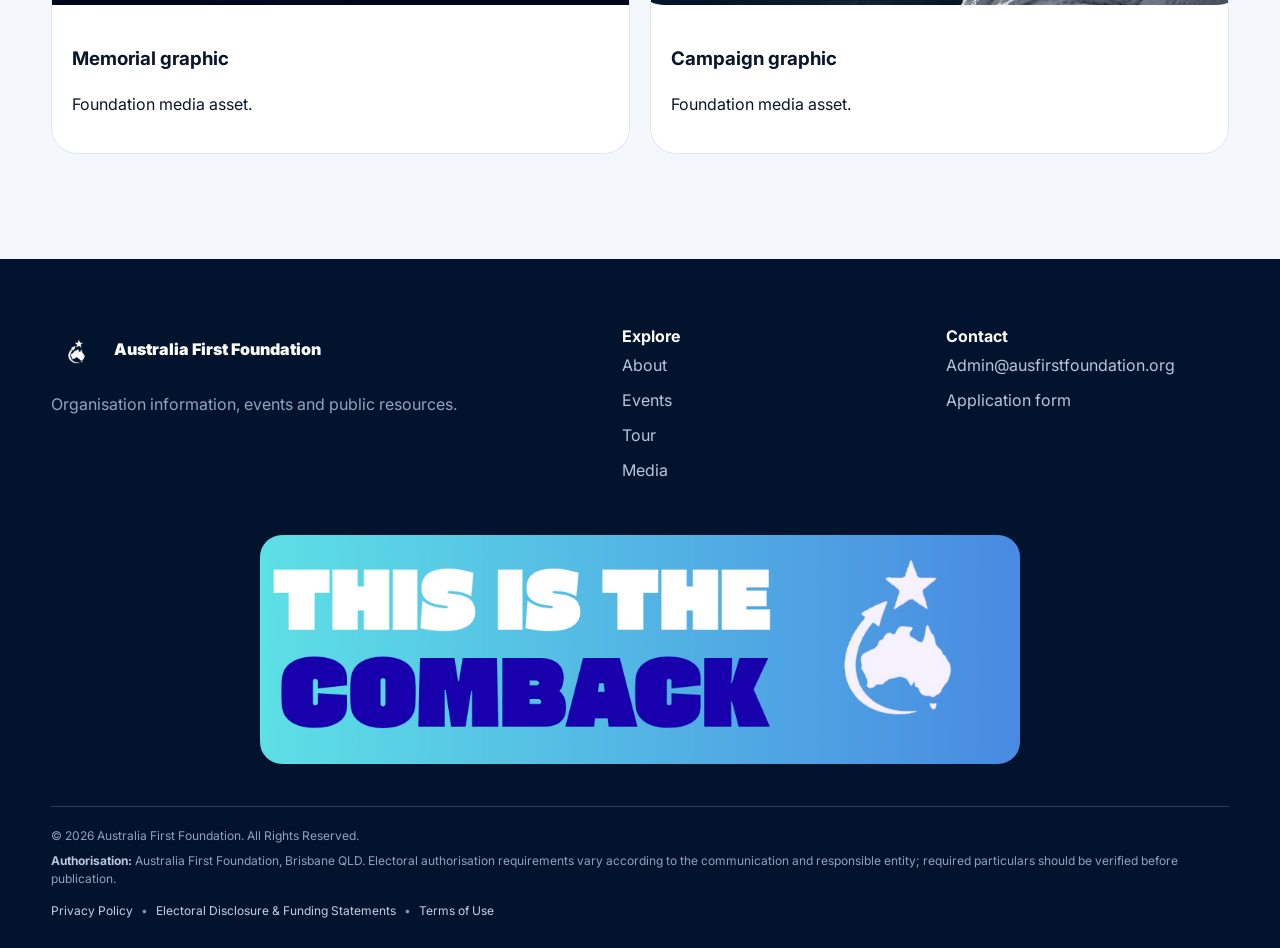
<file: media.html>
<!doctype html><html lang="en-AU"><head><meta charset="utf-8"><meta name="viewport" content="width=device-width,initial-scale=1"><meta name="theme-color" content="#061c42"><title>Media | Australia First Foundation</title><link rel="stylesheet" href="style.css"><link rel="icon" type="image/png" sizes="512x512" href="assets/favicon.png">
<link rel="shortcut icon" href="favicon.ico"></head><body><header class="site-header"><div class="nav-shell"><a class="brand" href="index.html"><img class="brand-image" src="assets/logo-black.png" alt="Australia First Foundation logo"><span class="brand-text">Australia First Foundation<small>AUSTRALIA • 2026</small></span></a><nav class="nav-links"><a class="" href="index.html">Home</a><a class="" href="apply.html">Apply</a><a class="" href="events.html">Events</a><a class="active" href="media.html">Media</a><a class="" href="tour.html">Australia Rising Tour</a><div class="mega-wrap"><button class="mega-btn">Explore ▾</button><div class="mega"><div><h4>Foundation</h4><a href="about.html">About the Foundation</a><a href="campaign.html">Campaign information</a><a href="apply.html">Applications</a></div><div><h4>What's on</h4><a href="events.html">Upcoming events</a><a href="tour.html">Australia Rising Tour</a><a href="media.html">Media & resources</a></div><a class="mega-feature" href="tour.html"><small>Featured</small><h3>Australia Rising Tour</h3><span>Tour information →</span></a></div></div><a class="primary" href="apply.html">Apply</a></nav><button class="mobile-btn" aria-label="Open menu">☰</button></div></header><main><section class="page-hero"><div class="wrap"><span class="eyebrow">Resources</span><h1 class="display">Media</h1><p>Graphics, statements, event media and public resources.</p></div></section><section class="section soft"><div class="wrap media-grid reveal"><div class="media-card anniversary-media"><img src="assets/one-year-anniversary.png" alt="One Year of the Australia First Foundation"><div><span class="media-kicker">Anniversary • 2026</span><h3>One Year of the Australia First Foundation</h3><p>Our People. Our Nation. Our Future.</p></div></div><div class="media-card"><img src="assets/campaign-cover.png" alt="Campaign cover graphic"><div><h3>Memorial graphic</h3><p>Foundation media asset.</p></div></div><div class="media-card"><img src="assets/ban-abortion-2026.png" alt="BAN TAX ABORTION 2026 graphic"><div><h3>Campaign graphic</h3><p>Foundation media asset.</p></div></div></div></section></main><footer class="footer"><div class="wrap"><div class="footer-grid"><div><div class="brand"><img class="footer-brand-image" src="assets/logo-black.png" alt="Australia First Foundation logo"><span>Australia First Foundation</span></div><p>Organisation information, events and public resources.</p></div><div><b>Explore</b><a href="about.html">About</a><a href="events.html">Events</a><a href="tour.html">Tour</a><a href="media.html">Media</a></div><div><b>Contact</b><a href="mailto:Admin@ausfirstfoundation.org">Admin@ausfirstfoundation.org</a><a href="apply.html">Application form</a></div></div><img class="footer-comeback" src="assets/footer-comeback.png" alt="This is the comeback"><div class="legal legal-finished"><p>© 2026 Australia First Foundation. All Rights Reserved.</p><p><strong>Authorisation:</strong> Australia First Foundation, Brisbane QLD. Electoral authorisation requirements vary according to the communication and responsible entity; required particulars should be verified before publication.</p><div class="legal-links"><a href="about.html">Privacy Policy</a><span>•</span><a href="about.html">Electoral Disclosure &amp; Funding Statements</a><span>•</span><a href="about.html">Terms of Use</a></div></div></div></footer><script src="script.js"></script></body></html>
</file>
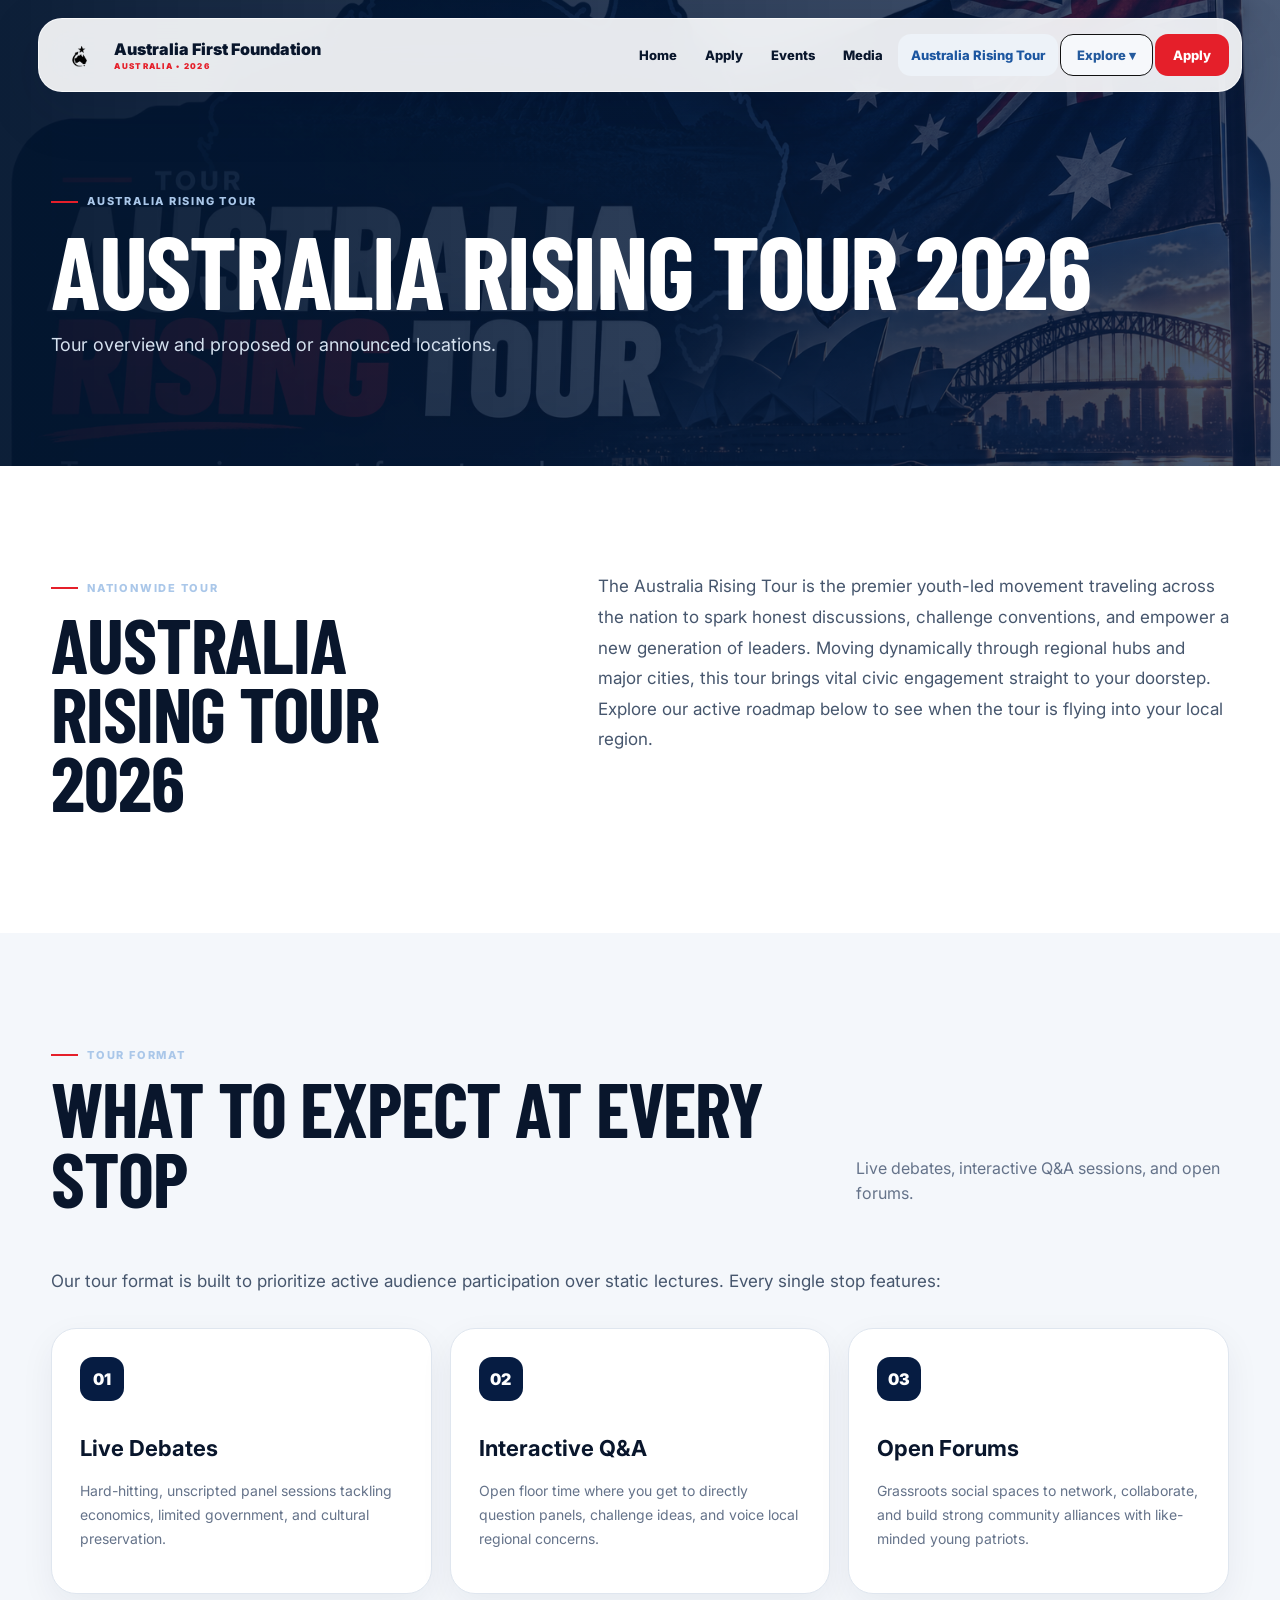
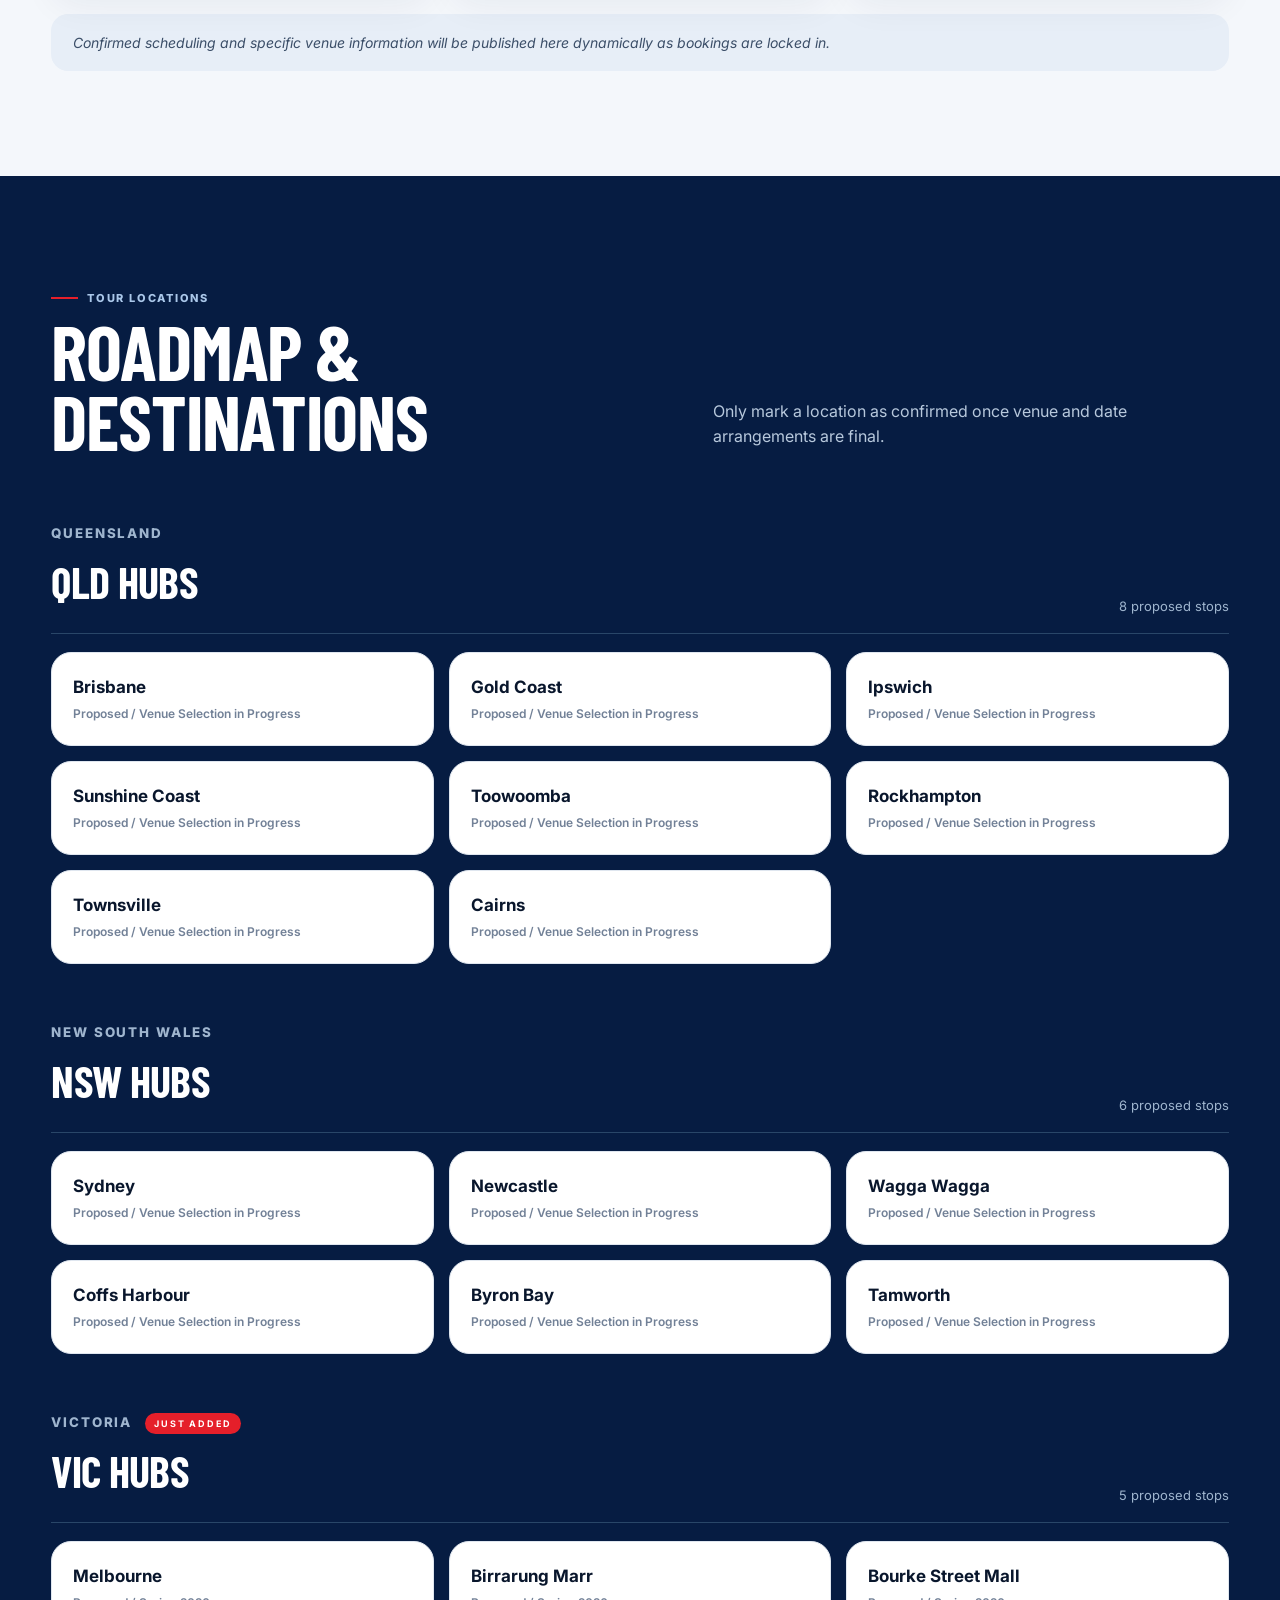
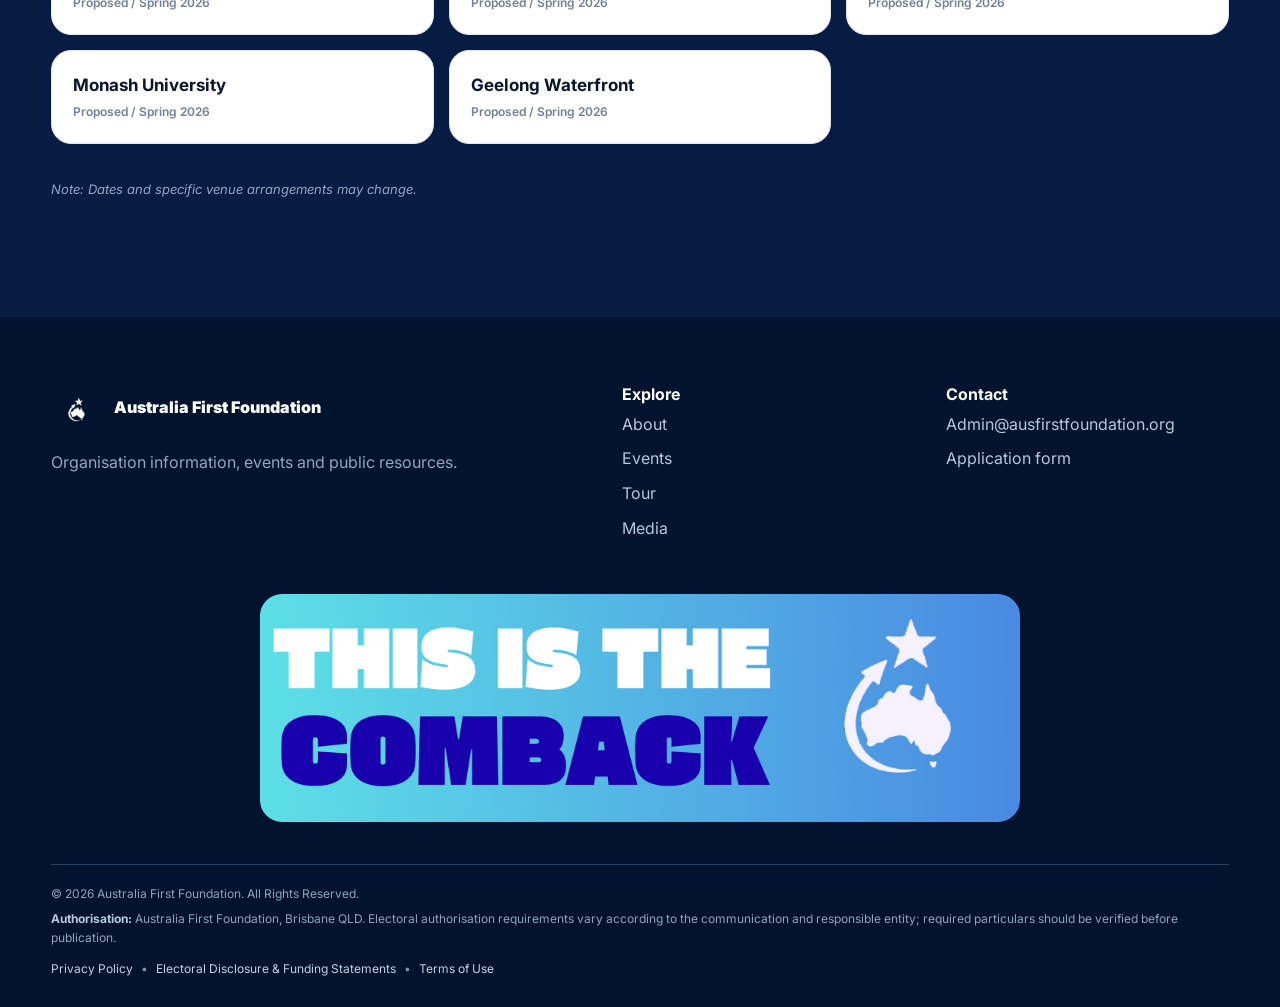
<file: tour.html>
<!doctype html><html lang="en-AU"><head><meta charset="utf-8"><meta name="viewport" content="width=device-width,initial-scale=1"><meta name="theme-color" content="#061c42"><title>Australia Rising Tour | Australia First Foundation</title><link rel="stylesheet" href="style.css"><link rel="icon" type="image/png" sizes="512x512" href="assets/favicon.png">
<link rel="shortcut icon" href="favicon.ico"></head><body><header class="site-header"><div class="nav-shell"><a class="brand" href="index.html"><img class="brand-image" src="assets/logo-black.png" alt="Australia First Foundation logo"><span class="brand-text">Australia First Foundation<small>AUSTRALIA • 2026</small></span></a><nav class="nav-links"><a class="" href="index.html">Home</a><a class="" href="apply.html">Apply</a><a class="" href="events.html">Events</a><a class="" href="media.html">Media</a><a class="active" href="tour.html">Australia Rising Tour</a><div class="mega-wrap"><button class="mega-btn">Explore ▾</button><div class="mega"><div><h4>Foundation</h4><a href="about.html">About the Foundation</a><a href="campaign.html">Campaign information</a><a href="apply.html">Applications</a></div><div><h4>What's on</h4><a href="events.html">Upcoming events</a><a href="tour.html">Australia Rising Tour</a><a href="media.html">Media & resources</a></div><a class="mega-feature" href="tour.html"><small>Featured</small><h3>Australia Rising Tour</h3><span>Tour information →</span></a></div></div><a class="primary" href="apply.html">Apply</a></nav><button class="mobile-btn" aria-label="Open menu">☰</button></div></header><main>
<section class="page-hero tour-page-hero">
  <div class="wrap">
    <span class="eyebrow">Australia Rising Tour</span>
    <h1 class="display">Australia Rising Tour 2026</h1>
    <p>Tour overview and proposed or announced locations.</p>
  </div>
</section>

<section class="section tour-intro">
  <div class="wrap reveal">
    <div class="tour-intro-grid">
      <div>
        <span class="eyebrow">Nationwide tour</span>
        <h2 class="display">Australia Rising Tour 2026</h2>
      </div>
      <div class="tour-copy">
        <p>The Australia Rising Tour is the premier youth-led movement traveling across the nation to spark honest discussions, challenge conventions, and empower a new generation of leaders. Moving dynamically through regional hubs and major cities, this tour brings vital civic engagement straight to your doorstep. Explore our active roadmap below to see when the tour is flying into your local region.</p>
      </div>
    </div>
  </div>
</section>

<section class="section soft">
  <div class="wrap reveal">
    <div class="section-head">
      <div>
        <span class="eyebrow">Tour format</span>
        <h2 class="display">What to Expect at Every Stop</h2>
      </div>
      <p>Live debates, interactive Q&amp;A sessions, and open forums.</p>
    </div>
    <p class="tour-lead">Our tour format is built to prioritize active audience participation over static lectures. Every single stop features:</p>
    <div class="format-grid">
      <article class="format-card"><span>01</span><h3>Live Debates</h3><p>Hard-hitting, unscripted panel sessions tackling economics, limited government, and cultural preservation.</p></article>
      <article class="format-card"><span>02</span><h3>Interactive Q&amp;A</h3><p>Open floor time where you get to directly question panels, challenge ideas, and voice local regional concerns.</p></article>
      <article class="format-card"><span>03</span><h3>Open Forums</h3><p>Grassroots social spaces to network, collaborate, and build strong community alliances with like-minded young patriots.</p></article>
    </div>
    <div class="tour-notice">Confirmed scheduling and specific venue information will be published here dynamically as bookings are locked in.</div>
  </div>
</section>

<section class="section dark tour-locations">
  <div class="wrap reveal">
    <div class="section-head">
      <div>
        <span class="eyebrow">Tour locations</span>
        <h2 class="display">Roadmap &amp; Destinations</h2>
      </div>
      <p>Only mark a location as confirmed once venue and date arrangements are final.</p>
    </div>

    <div class="state-block">
      <div class="state-heading"><div><small>Queensland</small><h3 class="display">QLD Hubs</h3></div><span class="state-count">8 proposed stops</span></div>
      <div class="location-grid">
        <div class="location"><strong>Brisbane</strong><span>Proposed / Venue Selection in Progress</span></div>
        <div class="location"><strong>Gold Coast</strong><span>Proposed / Venue Selection in Progress</span></div>
        <div class="location"><strong>Ipswich</strong><span>Proposed / Venue Selection in Progress</span></div>
        <div class="location"><strong>Sunshine Coast</strong><span>Proposed / Venue Selection in Progress</span></div>
        <div class="location"><strong>Toowoomba</strong><span>Proposed / Venue Selection in Progress</span></div>
        <div class="location"><strong>Rockhampton</strong><span>Proposed / Venue Selection in Progress</span></div>
        <div class="location"><strong>Townsville</strong><span>Proposed / Venue Selection in Progress</span></div>
        <div class="location"><strong>Cairns</strong><span>Proposed / Venue Selection in Progress</span></div>
      </div>
    </div>

    <div class="state-block">
      <div class="state-heading"><div><small>New South Wales</small><h3 class="display">NSW Hubs</h3></div><span class="state-count">6 proposed stops</span></div>
      <div class="location-grid">
        <div class="location"><strong>Sydney</strong><span>Proposed / Venue Selection in Progress</span></div>
        <div class="location"><strong>Newcastle</strong><span>Proposed / Venue Selection in Progress</span></div>
        <div class="location"><strong>Wagga Wagga</strong><span>Proposed / Venue Selection in Progress</span></div>
        <div class="location"><strong>Coffs Harbour</strong><span>Proposed / Venue Selection in Progress</span></div>
        <div class="location"><strong>Byron Bay</strong><span>Proposed / Venue Selection in Progress</span></div>
        <div class="location"><strong>Tamworth</strong><span>Proposed / Venue Selection in Progress</span></div>
      </div>
    </div>

    <div class="state-block">
      <div class="state-heading"><div><small>Victoria <b>Just Added</b></small><h3 class="display">VIC Hubs</h3></div><span class="state-count">5 proposed stops</span></div>
      <div class="location-grid">
        <div class="location"><strong>Melbourne</strong><span>Proposed / Spring 2026</span></div>
        <div class="location"><strong>Birrarung Marr</strong><span>Proposed / Spring 2026</span></div>
        <div class="location"><strong>Bourke Street Mall</strong><span>Proposed / Spring 2026</span></div>
        <div class="location"><strong>Monash University</strong><span>Proposed / Spring 2026</span></div>
        <div class="location"><strong>Geelong Waterfront</strong><span>Proposed / Spring 2026</span></div>
      </div>
    </div>

    <p class="tour-footnote">Note: Dates and specific venue arrangements may change.</p>
  </div>
</section>
</main><footer class="footer"><div class="wrap"><div class="footer-grid"><div><div class="brand"><img class="footer-brand-image" src="assets/logo-black.png" alt="Australia First Foundation logo"><span>Australia First Foundation</span></div><p>Organisation information, events and public resources.</p></div><div><b>Explore</b><a href="about.html">About</a><a href="events.html">Events</a><a href="tour.html">Tour</a><a href="media.html">Media</a></div><div><b>Contact</b><a href="mailto:Admin@ausfirstfoundation.org">Admin@ausfirstfoundation.org</a><a href="apply.html">Application form</a></div></div><img class="footer-comeback" src="assets/footer-comeback.png" alt="This is the comeback"><div class="legal legal-finished"><p>© 2026 Australia First Foundation. All Rights Reserved.</p><p><strong>Authorisation:</strong> Australia First Foundation, Brisbane QLD. Electoral authorisation requirements vary according to the communication and responsible entity; required particulars should be verified before publication.</p><div class="legal-links"><a href="about.html">Privacy Policy</a><span>•</span><a href="about.html">Electoral Disclosure &amp; Funding Statements</a><span>•</span><a href="about.html">Terms of Use</a></div></div></div></footer><script src="script.js"></script></body></html>
</file>
<file: style.css>
@import url('https://fonts.googleapis.com/css2?family=Barlow+Condensed:wght@600;700;800&family=Inter:wght@400;500;600;700;800&display=swap');
:root{--navy:#061c42;--navy2:#0b2c61;--blue:#1c56a0;--red:#e51f2a;--ink:#09162c;--muted:#65738a;--soft:#f4f7fb;--line:#dfe6ef;--white:#fff;--shadow:0 25px 80px rgba(3,24,57,.18)}
*{box-sizing:border-box}html{scroll-behavior:smooth}body{margin:0;font-family:Inter,Arial,sans-serif;color:var(--ink);background:#fff;line-height:1.55}a{text-decoration:none;color:inherit}img{display:block;max-width:100%}.wrap{width:min(1220px,92%);margin:auto}.display{font-family:"Barlow Condensed",Impact,sans-serif;text-transform:uppercase;letter-spacing:-.015em}
.site-header{position:fixed;z-index:100;top:18px;left:0;right:0;padding:0 3vw}.nav-shell{max-width:1280px;margin:auto;min-height:74px;display:flex;align-items:center;gap:18px;padding:10px 12px 10px 18px;border:1px solid rgba(255,255,255,.68);background:rgba(255,255,255,.9);backdrop-filter:blur(20px) saturate(150%);border-radius:24px;box-shadow:0 16px 55px rgba(0,20,48,.17);transition:.25s}.site-header.scrolled .nav-shell{min-height:66px;box-shadow:0 12px 38px rgba(0,20,48,.22)}
.brand{display:flex;align-items:center;gap:11px;font-weight:900;white-space:nowrap}.brand-logo{width:42px;height:42px;border-radius:13px;background:var(--navy);display:grid;place-items:center;color:#fff;font:800 19px "Barlow Condensed";position:relative}.brand-logo:after{content:"";position:absolute;width:9px;height:9px;background:var(--red);border-radius:50%;top:4px;right:4px}.brand-text small{display:block;color:var(--red);font-size:8px;letter-spacing:.16em;margin-top:-2px}
.nav-links{margin-left:auto;display:flex;align-items:center;gap:2px}.nav-links>a,.mega-btn{font:800 13px Inter;border:0;background:none;padding:13px 13px;border-radius:13px;cursor:pointer}.nav-links>a:hover,.nav-links>a.active,.mega-btn:hover{background:#edf2f8;color:var(--blue)}.nav-links .primary{background:var(--red);color:#fff;padding-inline:18px}.nav-links .primary:hover{background:#c91822;color:#fff}.mobile-btn{display:none;margin-left:auto;border:0;border-radius:13px;background:var(--navy);color:#fff;font-size:21px;padding:9px 13px}
.mega-wrap{position:relative}.mega{display:none;position:absolute;right:-90px;top:61px;width:min(920px,88vw);padding:27px;background:rgba(255,255,255,.985);border:1px solid var(--line);border-radius:28px;box-shadow:var(--shadow);grid-template-columns:1fr 1fr 1.15fr;gap:28px}.mega-wrap.open .mega{display:grid}.mega h4{margin:0 0 12px;color:#8a96a8;font-size:11px;text-transform:uppercase;letter-spacing:.16em}.mega a{display:block;padding:8px 0;font-weight:750}.mega-feature{min-height:190px;border-radius:20px;padding:20px;background:linear-gradient(145deg,var(--navy2),var(--navy));color:#fff;display:flex;flex-direction:column;justify-content:end}.mega-feature small{color:#bcd0e8;text-transform:uppercase;letter-spacing:.1em}.mega-feature h3{margin:7px 0 3px;font-size:22px}
.hero{min-height:820px;padding:160px 0 95px;display:flex;align-items:center;color:#fff;background:radial-gradient(circle at 82% 20%,rgba(35,93,165,.55),transparent 32%),linear-gradient(120deg,#031630 0%,#061c42 56%,#0c3268 100%);overflow:hidden;position:relative}.hero:after{content:"";position:absolute;width:680px;height:680px;border:1px solid rgba(255,255,255,.08);border-radius:50%;right:-160px;top:110px;box-shadow:0 0 0 95px rgba(255,255,255,.025),0 0 0 190px rgba(255,255,255,.018)}.hero-grid{position:relative;z-index:2;display:grid;grid-template-columns:1.05fr .95fr;gap:65px;align-items:center}.eyebrow{display:inline-flex;align-items:center;gap:9px;text-transform:uppercase;letter-spacing:.16em;font-size:11px;font-weight:800;color:#aac7e9}.eyebrow:before{content:"";width:27px;height:2px;background:var(--red)}h1{font-size:clamp(64px,8vw,112px);line-height:.86;margin:20px 0 26px}.hero-copy>p{max-width:650px;font-size:18px;color:#d2dfed}.buttons{display:flex;gap:12px;flex-wrap:wrap;margin-top:31px}.button{display:inline-flex;align-items:center;justify-content:center;gap:9px;padding:14px 21px;border-radius:14px;font-weight:800;border:1px solid transparent;transition:.2s}.button:hover{transform:translateY(-2px)}.button.red{background:var(--red);color:#fff}.button.white{background:#fff;color:var(--navy)}.button.ghost{border-color:#afc2d8;color:#fff}
.visual-stack{position:relative;min-height:480px}.visual-main{position:absolute;inset:15px 0 40px 50px;border-radius:32px;overflow:hidden;box-shadow:0 35px 80px rgba(0,0,0,.32);transform:rotate(1.4deg)}.visual-main img{width:100%;height:100%;object-fit:cover}.floating-note{position:absolute;left:0;bottom:0;width:270px;padding:18px;background:rgba(255,255,255,.95);color:var(--ink);border-radius:20px;box-shadow:var(--shadow);z-index:3}.floating-note small{color:var(--muted);font-weight:700}.floating-note strong{display:block;margin-top:4px}
.marquee{overflow:hidden;border-bottom:1px solid var(--line);background:#fff}.marquee-track{display:flex;width:max-content;animation:scroll 28s linear infinite}.marquee span{padding:17px 30px;font:800 15px "Barlow Condensed";text-transform:uppercase;color:#7b8799}.marquee b{color:var(--red);margin-left:28px}@keyframes scroll{to{transform:translateX(-50%)}}
.section{padding:105px 0}.soft{background:var(--soft)}.dark{background:var(--navy);color:#fff}.section-head{display:flex;justify-content:space-between;gap:50px;align-items:end;margin-bottom:44px}.section-head h2{font-size:clamp(46px,6vw,76px);line-height:.92;margin:9px 0}.section-head p{max-width:520px;color:var(--muted)}.dark .section-head p{color:#b7c8dc}
.cards{display:grid;grid-template-columns:repeat(3,1fr);gap:18px}.card{position:relative;overflow:hidden;background:#fff;border:1px solid var(--line);border-radius:26px;padding:27px;min-height:255px;transition:.25s}.card:hover{transform:translateY(-6px);box-shadow:var(--shadow)}.card-num{font:800 58px "Barlow Condensed";color:#c0ccda}.card h3{margin:24px 0 8px;font-size:21px}.card p{color:var(--muted);font-size:14px}.card-arrow{position:absolute;right:22px;top:22px;width:38px;height:38px;border-radius:50%;background:#f0f4f8;display:grid;place-items:center}
.editorial{display:grid;grid-template-columns:1.1fr .9fr;gap:20px}.story{position:relative;min-height:520px;border-radius:30px;overflow:hidden;background:var(--navy);color:#fff}.story.small{min-height:250px}.story img{position:absolute;width:100%;height:100%;object-fit:cover;opacity:.58;transition:.4s}.story:hover img{transform:scale(1.025)}.story:after{content:"";position:absolute;inset:0;background:linear-gradient(transparent 20%,rgba(2,18,44,.96))}.story-copy{position:absolute;z-index:2;left:30px;right:30px;bottom:28px}.story-copy h3{font-size:46px;line-height:.92;margin:8px 0 11px}.story-copy p{color:#d5e2ef;margin:0}.story-side{display:grid;gap:20px}
.events{display:grid;gap:14px}.event{display:grid;grid-template-columns:110px 1fr auto;align-items:center;gap:24px;background:#fff;color:var(--ink);border-radius:23px;padding:19px 21px;transition:.2s}.event:hover{transform:translateX(4px)}.date{background:#edf3f9;border-radius:16px;padding:13px;text-align:center;font-weight:900}.event h3,.event p{margin:0}.event p{color:var(--muted);font-size:14px}
.page-hero{padding:185px 0 90px;background:radial-gradient(circle at 80% 20%,#1d5595 0,transparent 30%),linear-gradient(135deg,#031630,var(--navy2));color:#fff}.page-hero h1{font-size:clamp(62px,8vw,104px);margin:14px 0}.page-hero p{max-width:740px;color:#d5e1ef;font-size:18px}.prose{max-width:960px}.prose h2{font:800 46px "Barlow Condensed";text-transform:uppercase;margin-top:48px}.prose p,.prose li{font-size:17px;color:#34445a}.dark .prose p,.dark .prose li{color:#d8e3ef}
.location-grid{display:grid;grid-template-columns:repeat(3,1fr);gap:15px}.location{padding:21px;border-radius:20px;background:#fff;color:var(--ink);font-weight:800;border:1px solid var(--line)}.media-grid{display:grid;grid-template-columns:repeat(2,1fr);gap:20px}.media-card{background:#fff;border:1px solid var(--line);border-radius:26px;overflow:hidden}.media-card img{width:100%;aspect-ratio:16/9;object-fit:cover}.media-card div{padding:20px}
.form-card{padding:34px;background:#fff;border:1px solid var(--line);border-radius:28px;box-shadow:var(--shadow);display:grid;grid-template-columns:1fr auto;gap:25px;align-items:center}.form-card h2{font-size:48px;margin:0}.form-card p{color:var(--muted);max-width:650px}
.footer{background:#02132e;color:#fff;padding:65px 0 28px}.footer-grid{display:grid;grid-template-columns:1.5fr .8fr .8fr;gap:40px}.footer p{color:#91a6bf}.footer a{display:block;color:#b8c7d9;padding:5px 0}.legal{border-top:1px solid #29415f;margin-top:42px;padding-top:20px;color:#7f94ad;font-size:12px}
.reveal{opacity:0;transform:translateY(22px);transition:.65s ease}.reveal.visible{opacity:1;transform:none}
@media(max-width:900px){.nav-links{display:none;position:absolute;top:84px;left:4vw;right:4vw;background:#fff;border-radius:22px;padding:14px;box-shadow:var(--shadow);flex-direction:column;align-items:stretch}.nav-links.show{display:flex}.mega-wrap{display:none}.mobile-btn{display:block}.hero-grid,.editorial,.cards,.location-grid,.media-grid,.footer-grid,.form-card{grid-template-columns:1fr}.hero{min-height:auto}.visual-stack{min-height:370px}.visual-main{left:20px}.section-head{display:block}.event{grid-template-columns:82px 1fr}.event .button{grid-column:1/-1}.story{min-height:390px}}

.brand-image{width:46px;height:46px;object-fit:contain;flex:0 0 auto}
.footer-brand-image{width:52px;height:52px;object-fit:contain;filter:invert(1);flex:0 0 auto}
.footer-comeback{width:min(760px,100%);height:auto;object-fit:contain;margin:42px auto 10px;border-radius:22px}
.media-card img{background:#eaf0f7}
@media(max-width:560px){.brand-text{font-size:13px}.brand-image{width:39px;height:39px}}

/* Finished content + refined navigation */
.mega{right:-18px;top:58px;width:min(860px,82vw);padding:22px 24px;border-radius:24px;gap:22px;grid-template-columns:.95fr .95fr 1.05fr;box-shadow:0 24px 70px rgba(3,24,57,.22)}
.mega:before{content:"";position:absolute;top:-9px;right:105px;width:18px;height:18px;background:#fff;border-left:1px solid var(--line);border-top:1px solid var(--line);transform:rotate(45deg)}
.mega h4{font-size:10px;margin-bottom:8px}.mega a:not(.mega-feature){padding:10px 11px;border-radius:11px;transition:.18s}.mega a:not(.mega-feature):hover{background:#f2f6fa;color:var(--blue);transform:translateX(2px)}
.mega-feature{min-height:165px;padding:22px;border-radius:18px;background:linear-gradient(145deg,#12366d,#061c42)}.mega-feature h3{font:800 30px/1 "Barlow Condensed";text-transform:uppercase}.mega-feature span{font-size:13px;color:#d9e6f4}
.principle-grid{grid-template-columns:repeat(2,1fr)}.principle-card{min-height:330px;padding:32px}.principle-card .card-num{font-size:52px}.principle-card h3{font-size:24px;margin:20px 0 12px}.principle-card p{font-size:15px;line-height:1.72;margin:0}.principle-card:nth-child(4){background:linear-gradient(145deg,#0c2d60,#061c42);color:#fff;border-color:#0c2d60}.principle-card:nth-child(4) .card-num{color:#6685ac}.principle-card:nth-child(4) p{color:#cfdbeb}
.info-layout,.campaign-layout{display:grid;grid-template-columns:1fr 1fr;gap:22px;align-items:start}.campaign-layout{grid-template-columns:1fr 1fr}.info-panel{border:1px solid var(--line);border-radius:28px;padding:38px;background:#fff;box-shadow:0 15px 50px rgba(3,24,57,.07)}.info-panel-feature{background:linear-gradient(145deg,#f7f9fc,#edf3f9)}.info-panel h2{font:800 clamp(38px,5vw,58px)/.95 "Barlow Condensed";text-transform:uppercase;margin:15px 0 22px}.info-panel h3{margin:28px 0 7px;font-size:17px}.info-panel p{color:#34445a;font-size:16px;line-height:1.75}.dark-eye{color:#49698e}.source-note{margin-top:24px;padding:17px 19px;border-left:4px solid var(--red);background:#f5f7fa;border-radius:0 14px 14px 0;color:#44546a;font-size:13px}.updates-panel{grid-column:1/-1}.timeline{display:grid;grid-template-columns:repeat(3,1fr);gap:14px}.timeline>div{padding:22px;border-radius:18px;background:#f5f8fb;border:1px solid var(--line)}.timeline b{color:var(--red);font-size:13px;text-transform:uppercase;letter-spacing:.08em}.timeline p{font-size:14px;margin-bottom:0}
.legal-finished{display:grid;gap:6px}.legal-finished p{margin:0;color:#8fa3bb;font-size:12px}.legal-finished strong{color:#b8c8da}.legal-links{display:flex;flex-wrap:wrap;gap:8px;margin-top:7px}.legal-links a{display:inline;padding:0;color:#c3d1e0}.footer-comeback{margin-top:48px;max-height:260px;object-fit:contain}
@media(max-width:900px){.principle-grid,.info-layout,.campaign-layout,.timeline{grid-template-columns:1fr}.updates-panel{grid-column:auto}}

/* 2026 UI revision: full-width content sections + corrected Explore menu */
.mega-wrap{position:static}
.nav-shell{position:relative}
.mega{display:none;position:absolute;left:auto;right:12px;top:calc(100% + 10px);width:min(980px,calc(100vw - 7vw));padding:26px;background:rgba(255,255,255,.99);border:1px solid #dce5ef;border-radius:28px;box-shadow:0 28px 90px rgba(3,24,57,.25);grid-template-columns:1fr 1fr 1.08fr;gap:22px;overflow:visible}
.mega-wrap.open .mega{display:grid}
.mega:before{right:122px}
.mega-column{min-width:0}.mega-column h4{margin:2px 10px 10px;color:#8997aa;font-size:11px;letter-spacing:.17em;text-transform:uppercase}
.mega-column>a{display:block!important;padding:12px 12px!important;border-radius:13px}.mega-column>a span{display:block;font-size:15px;font-weight:850;color:#0b1830}.mega-column>a small{display:block;margin-top:3px;color:#7a899d;font-size:10px;font-weight:650;line-height:1.35}
.mega-column>a:hover{background:#f2f6fa;transform:none!important}.mega-column>a:hover span{color:var(--blue)}
.mega-feature{display:flex!important;min-width:0;min-height:220px;padding:24px!important;border-radius:22px;background:linear-gradient(145deg,#12366d,#061c42);color:#fff!important;flex-direction:column;justify-content:flex-end;overflow:hidden;position:relative}
.mega-feature:after{content:"";position:absolute;width:180px;height:180px;border:1px solid rgba(255,255,255,.09);border-radius:50%;right:-65px;top:-70px;box-shadow:0 0 0 35px rgba(255,255,255,.025)}
.mega-feature .feature-kicker{position:relative;z-index:1;color:#b9cde6;font-size:10px;font-weight:850;letter-spacing:.16em;text-transform:uppercase}.mega-feature h3{position:relative;z-index:1;margin:9px 0 7px;font:800 31px/.98 "Barlow Condensed";text-transform:uppercase}.mega-feature p{position:relative;z-index:1;margin:0 0 18px;color:#c9d8e9;font-size:12px;line-height:1.45}.mega-feature .feature-link{position:relative;z-index:1;font-size:13px;font-weight:850}.mega-feature .feature-link b{margin-left:5px;color:#fff}
.mega-btn{border:1.5px solid #111!important;background:#f6f8fb!important;color:#245a9d!important;padding:12px 16px!important}.mega-btn .chev{font-size:12px;margin-left:3px}
.content-section{background:#f5f7fb;padding-top:70px}.page-content-stack{display:grid;gap:22px}.content-block{display:grid;grid-template-columns:100px 1fr;gap:24px;padding:44px 48px;background:#fff;border:1px solid var(--line);border-radius:30px;box-shadow:0 18px 60px rgba(3,24,57,.07)}.content-block-lead{background:linear-gradient(145deg,#fff,#edf3f9)}.campaign-accent{border-top:5px solid var(--red)}.content-number{font:800 56px/.9 "Barlow Condensed";color:#d8e1ec;letter-spacing:-.03em}.content-copy{max-width:1050px}.content-copy h2{font:800 clamp(42px,5vw,68px)/.9 "Barlow Condensed";text-transform:uppercase;margin:15px 0 24px}.content-copy>p,.content-subgrid p{font-size:16px;line-height:1.78;color:#34445a}.content-subgrid{display:grid;grid-template-columns:1fr 1fr;gap:26px}.content-subgrid>div{padding:24px;border-radius:20px;background:#f6f8fb;border:1px solid #e4eaf1}.content-subgrid h3{font-size:19px;margin:0 0 9px}.timeline-wide{grid-template-columns:repeat(3,1fr);gap:16px}.timeline-wide>div{padding:24px}.updates-block{background:linear-gradient(145deg,#fff,#f7f9fc)}
@media(max-width:1050px){.mega{right:0;width:calc(100vw - 8vw);grid-template-columns:1fr 1fr}.mega-feature{grid-column:1/-1;min-height:160px}.mega:before{right:120px}}
@media(max-width:900px){.content-block{grid-template-columns:1fr;padding:30px}.content-number{font-size:38px}.content-subgrid,.timeline-wide{grid-template-columns:1fr}.mega-wrap{display:none}}
/* Hero media fit correction: preserve the complete 16:9 artwork instead of cropping it. */
.visual-stack{min-height:430px;display:flex;align-items:center;justify-content:center;padding:8px 0 48px 38px}
.visual-main{position:relative;inset:auto;width:100%;aspect-ratio:16/9;height:auto;border-radius:30px;transform:none;background:#061c42;box-shadow:0 30px 70px rgba(0,0,0,.28)}
.visual-main img{width:100%;height:100%;object-fit:contain;object-position:center;border-radius:inherit}
.floating-note{left:0;bottom:10px;width:min(300px,70%);padding:20px 22px}
@media(max-width:900px){.visual-stack{min-height:0;padding:0 0 58px 18px}.visual-main{left:auto;width:100%;aspect-ratio:16/9}.floating-note{bottom:0}}

/* Australia Rising Tour page */
.tour-page-hero{background:linear-gradient(90deg,rgba(3,22,48,.96),rgba(6,28,66,.72)),url("assets/australia-rising-tour.png") center/cover no-repeat}
.tour-intro-grid{display:grid;grid-template-columns:.85fr 1.15fr;gap:80px;align-items:start}
.tour-intro h2{font-size:clamp(52px,6vw,82px);line-height:.9;margin:12px 0}
.tour-copy p,.tour-lead{font-size:17px;color:#46566d;line-height:1.8;margin-top:0}
.format-grid{display:grid;grid-template-columns:repeat(3,1fr);gap:18px;margin-top:32px}
.format-card{background:#fff;border:1px solid var(--line);border-radius:25px;padding:28px;min-height:245px;box-shadow:0 12px 35px rgba(5,28,64,.06)}
.format-card>span{display:inline-grid;place-items:center;width:44px;height:44px;border-radius:13px;background:var(--navy);color:#fff;font-weight:900}
.format-card h3{font-size:22px;margin:30px 0 10px}.format-card p{color:var(--muted);font-size:14px;line-height:1.7}
.tour-notice{margin-top:20px;padding:18px 22px;border-radius:17px;background:#e7eef7;color:#3b4e68;font-size:14px;font-style:italic}
.state-block{margin-top:55px}.state-heading{display:flex;justify-content:space-between;align-items:end;border-bottom:1px solid #294668;padding-bottom:17px;margin-bottom:18px}
.state-heading small{color:#9fb5ce;text-transform:uppercase;letter-spacing:.14em;font-weight:800}.state-heading small b{color:#fff;background:var(--red);border-radius:20px;padding:5px 9px;margin-left:8px;font-size:9px}
.state-heading h3{font-size:44px;margin:3px 0 0}.state-count{color:#9fb5ce;font-size:13px}
.tour-locations .location-grid{grid-template-columns:repeat(3,1fr)}
.tour-locations .location{display:flex;flex-direction:column;gap:5px;min-height:94px;justify-content:center}
.tour-locations .location strong{font-size:17px}.tour-locations .location span{font-size:12px;color:#728197;font-weight:600}
.tour-footnote{margin-top:35px;color:#8fa7c1;font-size:13px;font-style:italic}
@media(max-width:900px){.tour-intro-grid,.format-grid{grid-template-columns:1fr}.tour-locations .location-grid{grid-template-columns:1fr 1fr}.tour-intro-grid{gap:20px}}
@media(max-width:560px){.tour-locations .location-grid{grid-template-columns:1fr}.state-heading{align-items:start;gap:15px}.state-count{text-align:right}}

/* One-year anniversary banner + media */
.anniversary-banner{padding:28px 0 8px;background:#fff}.anniversary-banner-link{position:relative;display:block;overflow:hidden;border-radius:28px;background:#07224d;box-shadow:0 20px 55px rgba(4,27,62,.14)}.anniversary-banner-link>img{display:block;width:100%;height:310px;object-fit:cover;object-position:center 42%}.anniversary-banner-link:after{content:"";position:absolute;inset:0;background:linear-gradient(90deg,rgba(2,18,44,.12),transparent 55%)}.anniversary-banner-label{position:absolute;z-index:2;left:24px;bottom:22px;display:none}.anniversary-media{grid-column:1/-1}.anniversary-media img{aspect-ratio:16/7;object-fit:cover;object-position:center 40%}.media-kicker{font-size:11px;font-weight:800;letter-spacing:.14em;text-transform:uppercase;color:var(--red)}
@media(max-width:700px){.anniversary-banner{padding-top:18px}.anniversary-banner-link{border-radius:20px}.anniversary-banner-link>img{height:auto;aspect-ratio:3/4;object-fit:cover;object-position:center}.anniversary-media img{aspect-ratio:3/4;object-position:center}}
</file>
